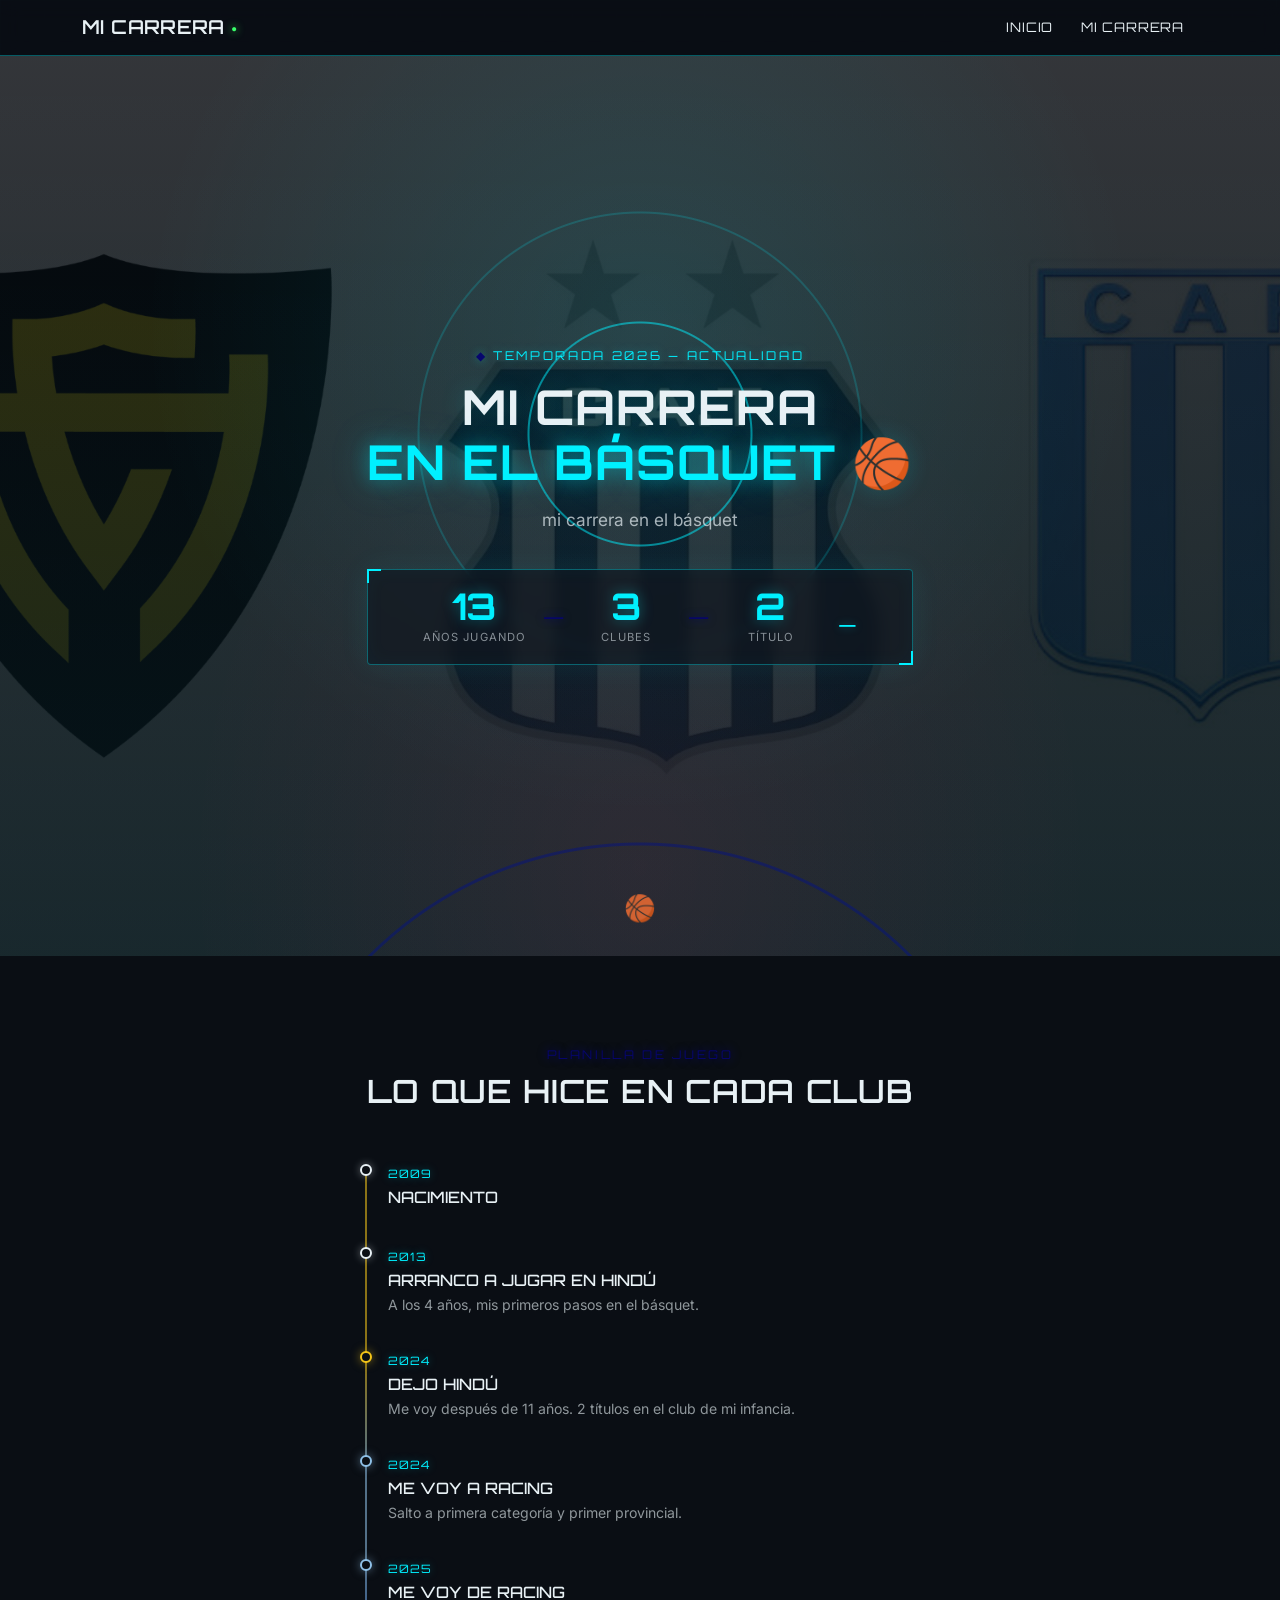
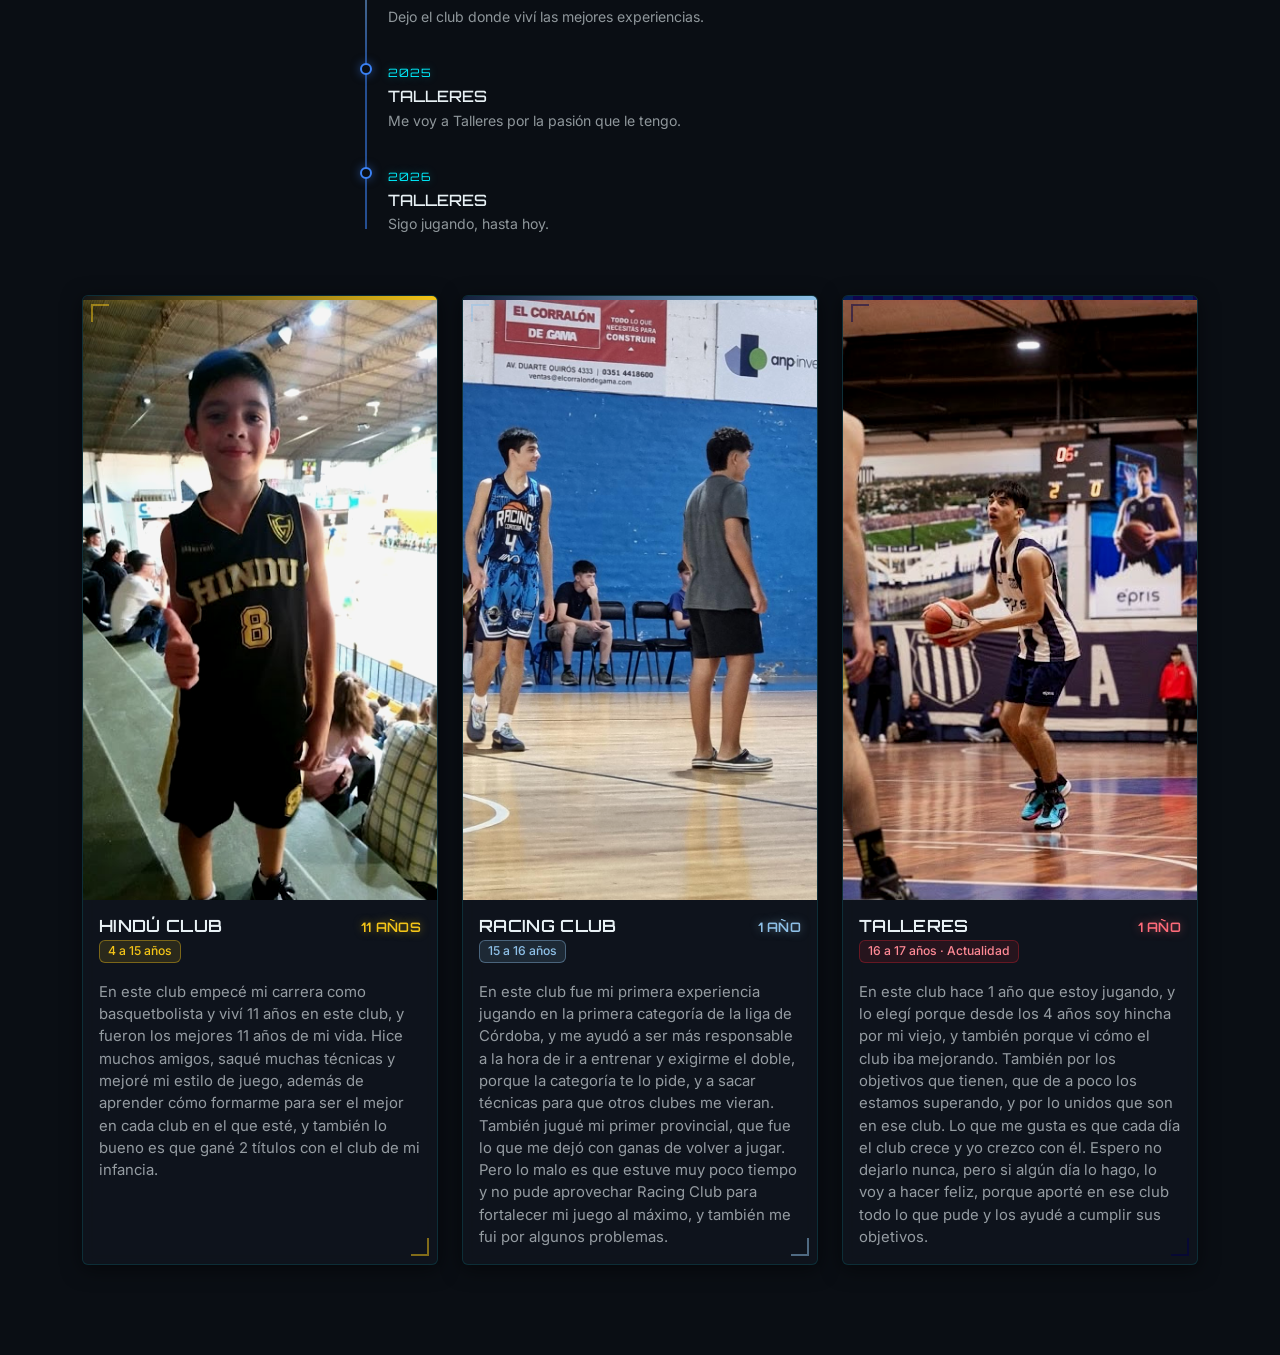
<file: boostrap.html>
<!DOCTYPE html>
<html lang="es">
<head>
  <meta charset="UTF-8">
  <meta name="viewport" content="width=device-width, initial-scale=1.0">
  <title>Mi carrera en el básquet</title>

  <!-- Bootstrap 5 (CDN) -->
  <link href="https://cdn.jsdelivr.net/npm/bootstrap@5.3.3/dist/css/bootstrap.min.css" rel="stylesheet">

  <!-- Tipografías: Orbitron (display HUD/futurista) + Inter (texto) -->
  <link rel="preconnect" href="https://fonts.googleapis.com">
  <link rel="preconnect" href="https://fonts.gstatic.com" crossorigin>
  <link href="https://fonts.googleapis.com/css2?family=Orbitron:wght@500;600;700;800&family=Inter:wght@400;500;600&display=swap" rel="stylesheet">

  <link rel="stylesheet" href="estilos.css">
</head>
<body>

  <!-- ===================== NAVBAR ===================== -->
  <nav class="navbar navbar-expand-lg sticky-top cancha-nav">
    <div class="container">
      <a class="navbar-brand" href="#inicio">Mi carrera <span class="brand-dot">●</span></a>

      <button class="navbar-toggler" type="button" data-bs-toggle="collapse" data-bs-target="#menuPrincipal">
        <span class="navbar-toggler-icon"></span>
      </button>

      <div class="collapse navbar-collapse" id="menuPrincipal">
        <ul class="navbar-nav ms-auto">
          <li class="nav-item">
            <a class="nav-link" href="index.html">Inicio</a>
          </li>
          <li class="nav-item">
            <a class="nav-link" href="#mi-carrera">Mi carrera</a>
          </li>
        </ul>
      </div>
    </div>
  </nav>

  <!-- ===================== INICIO (HERO) ===================== -->
  <header id="inicio" class="hero">
    <div class="court-lines" aria-hidden="true"></div>
    <div class="scanline" aria-hidden="true"></div>

    <div class="hero-content">
      <p class="hero-eyebrow reveal">TEMPORADA 2026 — ACTUALIDAD</p>
      <h1 class="reveal"><span class="glitch-in">Mi carrera<br><span class="hero-accent">en el básquet</span> 🏀</span></h1>
      <p class="hero-sub reveal">mi carrera en el básquet</p>

      <!-- Scoreboard / marcador con números animados -->
      <div class="scoreboard reveal">
        <div class="score-cell">
          <span class="score-num" data-target="13">0</span>
          <span class="score-label">años jugando</span>
        </div>
        <div class="score-divider">—</div>
        <div class="score-cell">
          <span class="score-num" data-target="3">0</span>
          <span class="score-label">clubes</span>
        </div>
        <div class="score-divider">—</div>
        <div class="score-cell">
          <span class="score-num" data-target="2">0</span>
          <span class="score-label">título</span>
        </div>
        <span class="terminal-cursor" aria-hidden="true">_</span>
      </div>
    </div>

    <a href="#mi-carrera" class="scroll-hint" aria-label="Bajar a la sección Mi carrera">
      <span class="ball-bounce">🏀</span>
    </a>
  </header>

  <!-- ===================== MI CARRERA ===================== -->
  <section id="mi-carrera">
    <div class="container">

      <div class="titulo-seccion reveal">
        <p class="seccion-eyebrow">PLANILLA DE JUEGO</p>
        <h2>Lo que hice en cada club</h2>
      </div>

      <!-- ===================== LÍNEA DE TIEMPO ===================== -->
      <div class="timeline reveal">

        <div class="timeline-item">
          <div class="timeline-dot timeline-dot-inicio"></div>
          <div class="timeline-content">
            <span class="timeline-year">2009</span>
            <h6 class="timeline-title">Nacimiento</h6>
            <p class="timeline-text"></p>
          </div>
        </div>

        <div class="timeline-item">
          <div class="timeline-dot timeline-dot-inicio"></div>
          <div class="timeline-content">
            <span class="timeline-year">2013</span>
            <h6 class="timeline-title">Arranco a jugar en Hindú</h6>
            <p class="timeline-text">A los 4 años, mis primeros pasos en el básquet.</p>
          </div>
        </div>

        <div class="timeline-item">
          <div class="timeline-dot timeline-dot-hindu"></div>
          <div class="timeline-content">
            <span class="timeline-year">2024</span>
            <h6 class="timeline-title">Dejo Hindú</h6>
            <p class="timeline-text">Me voy después de 11 años. 2 títulos en el club de mi infancia.</p>
          </div>
        </div>

        <div class="timeline-item">
          <div class="timeline-dot timeline-dot-racing"></div>
          <div class="timeline-content">
            <span class="timeline-year">2024</span>
            <h6 class="timeline-title">Me voy a Racing</h6>
            <p class="timeline-text">Salto a primera categoría y primer provincial.</p>
          </div>
        </div>

        <div class="timeline-item">
          <div class="timeline-dot timeline-dot-racing"></div>
          <div class="timeline-content">
            <span class="timeline-year">2025</span>
            <h6 class="timeline-title">Me voy de Racing</h6>
            <p class="timeline-text">Dejo el club donde viví las mejores experiencias.</p>
          </div>
        </div>

        <div class="timeline-item">
          <div class="timeline-dot timeline-dot-talleres"></div>
          <div class="timeline-content">
            <span class="timeline-year">2025</span>
            <h6 class="timeline-title">Talleres</h6>
            <p class="timeline-text">Me voy a Talleres por la pasión que le tengo.</p>
          </div>
        </div>

        <div class="timeline-item">
          <div class="timeline-dot timeline-dot-talleres"></div>
          <div class="timeline-content">
            <span class="timeline-year">2026</span>
            <h6 class="timeline-title">Talleres</h6>
            <p class="timeline-text">Sigo jugando, hasta hoy.</p>
          </div>
        </div>

      </div>

      <div class="row g-4">

        <!-- ===================== CLUB 1: HINDÚ CLUB (4 a 15 años) ===================== -->
        <div class="col-md-4">
          <div class="card card-club club-hindu h-100 reveal">

            <div class="club-stripe stripe-hindu"></div>

            <div id="carouselHindu" class="carousel slide">
              <div class="carousel-inner">
                <div class="carousel-item active">
                  <img src="img/hindu.jpeg" alt="Foto 1 - Hindú Club">
                </div>
                <div class="carousel-item">
                  <img src="img/hindu_2.jpeg" alt="Foto 2 - Hindú Club">
                </div>
                <div class="carousel-item">
                  <img src="img/hindu_3.jpeg" alt="Foto 3 - Hindú Club">
                </div>
              </div>
              <button class="carousel-control-prev" type="button" data-bs-target="#carouselHindu" data-bs-slide="prev">
                <span class="carousel-control-prev-icon"></span>
              </button>
              <button class="carousel-control-next" type="button" data-bs-target="#carouselHindu" data-bs-slide="next">
                <span class="carousel-control-next-icon"></span>
              </button>
            </div>

            <div class="card-body">
              <div class="card-top-row">
                <h5 class="card-title">Hindú Club</h5>
                <span class="years-tag">11 AÑOS</span>
              </div>
              <span class="badge bg-club mb-2">4 a 15 años</span>
              <p class="card-text">
                En este club empecé mi carrera como basquetbolista y viví 11 años en este club,
                y fueron los mejores 11 años de mi vida. Hice muchos amigos, saqué muchas técnicas
                y mejoré mi estilo de juego, además de aprender cómo formarme para ser el mejor en cada club en el que esté,
                y también lo bueno es que gané 2 títulos con el club de mi infancia.
              </p>
            </div>
          </div>
        </div>

        <!-- ===================== CLUB 2: RACING CLUB (15 a 16 años) ===================== -->
        <div class="col-md-4">
          <div class="card card-club club-racing h-100 reveal">

            <div class="club-stripe stripe-racing"></div>

            <div id="carouselRacing" class="carousel slide">
              <div class="carousel-inner">
                <div class="carousel-item active">
                  <img src="img/racing.jpeg" alt="Foto 1 - Racing Club">
                </div>
                <div class="carousel-item">
                  <img src="img/racing_2.jpeg" alt="Foto 2 - Racing Club">
                </div>
                <div class="carousel-item">
                  <img src="img/racing_3.jpeg" alt="Foto 3 - Racing Club">
                </div>
              </div>
              <button class="carousel-control-prev" type="button" data-bs-target="#carouselRacing" data-bs-slide="prev">
                <span class="carousel-control-prev-icon"></span>
              </button>
              <button class="carousel-control-next" type="button" data-bs-target="#carouselRacing" data-bs-slide="next">
                <span class="carousel-control-next-icon"></span>
              </button>
            </div>

            <div class="card-body">
              <div class="card-top-row">
                <h5 class="card-title">Racing Club</h5>
                <span class="years-tag">1 AÑO</span>
              </div>
              <span class="badge bg-club mb-2">15 a 16 años</span>
              <p class="card-text">
                En este club fue mi primera experiencia jugando en la primera categoría
                de la liga de Córdoba, y me ayudó a ser más responsable a la hora de ir a entrenar
                y exigirme el doble, porque la categoría te lo pide, y a sacar técnicas para
                que otros clubes me vieran. También jugué mi primer provincial, que fue lo
                que me dejó con ganas de volver a jugar. Pero lo malo es que estuve muy poco tiempo
                y no pude aprovechar Racing Club para fortalecer mi juego al máximo, y también
                me fui por algunos problemas.
              </p>
            </div>
          </div>
        </div>

        <!-- ===================== CLUB 3: TALLERES (16 a 17 años, actualidad) ===================== -->
        <div class="col-md-4">
          <div class="card card-club club-talleres h-100 reveal">

            <div class="club-stripe stripe-talleres"></div>

            <div id="carouselTalleres" class="carousel slide">
              <div class="carousel-inner">
                <div class="carousel-item active">
                  <img src="img/talleres.jpeg" alt="Foto 1 - Talleres">
                </div>
                <div class="carousel-item">
                  <img src="img/talleres_2.jpeg" alt="Foto 2 - Talleres">
                </div>
                <div class="carousel-item">
                  <img src="img/talleres_3.jpeg" alt="Foto 3 - Talleres">
                </div>
              </div>
              <button class="carousel-control-prev" type="button" data-bs-target="#carouselTalleres" data-bs-slide="prev">
                <span class="carousel-control-prev-icon"></span>
              </button>
              <button class="carousel-control-next" type="button" data-bs-target="#carouselTalleres" data-bs-slide="next">
                <span class="carousel-control-next-icon"></span>
              </button>
            </div>

            <div class="card-body">
              <div class="card-top-row">
                <h5 class="card-title">Talleres</h5>
                <span class="years-tag">1 AÑO</span>
              </div>
              <span class="badge bg-club mb-2">16 a 17 años · Actualidad</span>
              <p class="card-text">
                En este club hace 1 año que estoy jugando, y lo elegí porque desde los 4 años soy hincha
                por mi viejo, y también porque vi cómo el club iba mejorando. También por los objetivos que tienen,
                que de a poco los estamos superando, y por lo unidos que son en ese club. Lo que me gusta
                es que cada día el club crece y yo crezco con él. Espero no dejarlo nunca, pero si algún día lo hago,
                lo voy a hacer feliz, porque aporté en ese club todo lo que pude y los ayudé a cumplir sus objetivos.
              </p>
            </div>
          </div>
        </div>

      </div>
    </div>
  </section>


  <!-- Bootstrap JS (necesario para que funcionen la navbar y los carruseles) -->
  <script src="https://cdn.jsdelivr.net/npm/bootstrap@5.3.3/dist/js/bootstrap.bundle.min.js"></script>
  <script src="script_boostrap.js"></script>
</body>
</html>
</file>
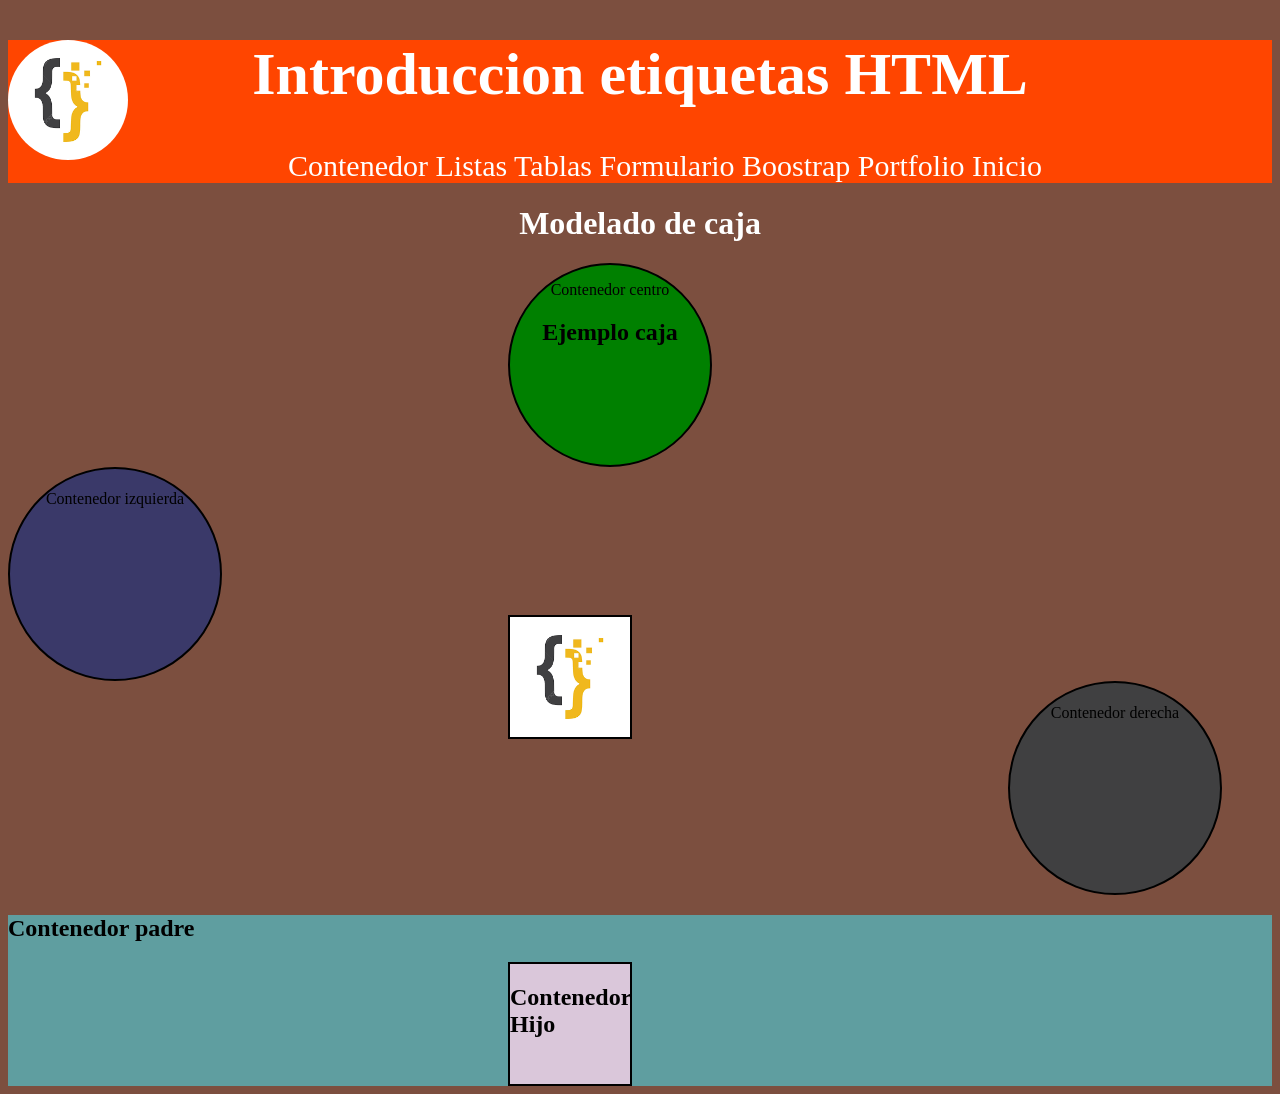
<file: contenedor.html>
<!DOCTYPE html>
<html lang="en">
<head>
    <meta charset="UTF-8">
    <meta name="viewport" content="width=device-width, initial-scale=1.0">
    <title>Contenedor</title>
    
    <style>
        .c1{
            background-color: green;
            width: 200px;
            height: 200px;
            border: 2px solid black;
            margin-left: 500px;
            text-align: center;
            border-radius: 50%;
        }

             .c2{
            background-color: rgb(58, 57, 105);
            width: 200px;
            height: 200px;
            border: 2px solid black;
            text-align: center;
            border-radius: 50%;
            padding: 5px;
            }

            .c3{
                
            background-color: rgb(64, 64, 65);
            width: 200px;
            height: 200px;
            border: 2px solid black;
            text-align: center;
            border-radius: 50%;
            padding: 5px;
            margin-left: 1000px;
            }

            .contpadre{
                background-color: cadetblue;
                position: relative;
            }

            .hijo1{
                background-color: violet;
                width: 120px;
                height: 120px;
                border: 2px solid black;
                position: absolute;
                top:-300px;
                left:500px;
            }

            .hijo2{
                background-color: rgb(218, 199, 218);
                width: 120px;
                height: 120px;
                border: 2px solid black;
                margin-left: 500px;
                
            }

            img{
                width: 120px;
                height: 120px;
            }

            header{
                background-color: orangered;
                position: relative;
                font-size: 30px;
            }

            h1{
                color: white;
                text-align: center;
            }

            header img{
                border-radius: 50%;
                position: absolute;
            }

            nav a {
                text-decoration: none;
                color: white;
            }
            nav{
                margin-left: 280px;
            }
            body{
                background-color: rgb(124, 79, 63);
            }
    </style>
</head>
<body>
    <header>
        <img src="./img/images.png" alt="">
        <h1>Introduccion etiquetas HTML</h1>
        <nav>
            <a href="contenedor.html">Contenedor</a>
            <a href="lista.html">Listas</a>
            <a href="tabla.html">Tablas</a>
            <a href="formulario.html">Formulario</a>
            <a href="boostrap.html">Boostrap</a>
            <a href="portafolio.html">Portfolio</a>
            <a href="index.html">Inicio</a>
        </nav>
    </header>
    <h1>Modelado de caja</h1>

    <div class="c1">
        <p>Contenedor centro</p>
        <h2>Ejemplo caja</h2>
    </div>
    <div class="c2">
        <p>Contenedor izquierda</p>
    </div>
    <div class="c3">
        <p>Contenedor derecha</p>
    </div>
    <div class="contpadre">
        <h2>Contenedor padre</h2>
        <div class="hijo1">
            <img src="./img/images.png" alt="">
        </div>
        <div class="hijo2">
            <h2>Contenedor Hijo </h2>
        </div>
    </div>
</body>
</html>
</file>
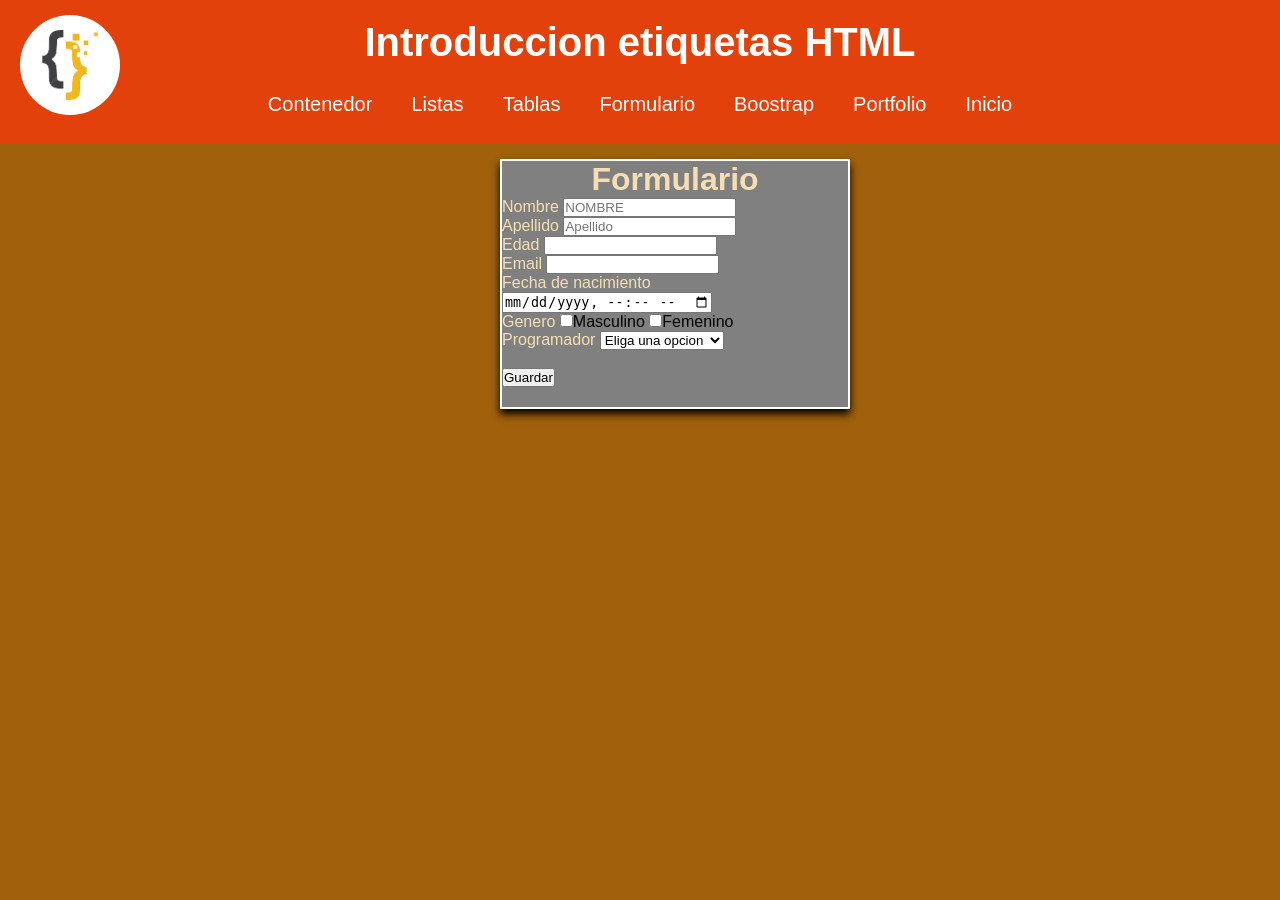
<file: formulario.html>
<!DOCTYPE html>
<html lang="en">
<head>
    <meta charset="UTF-8">
    <meta name="viewport" content="width=device-width, initial-scale=1.0">
    <title>Formulario</title>
    <link rel="stylesheet" href="style.css">
    <style>
        form{
            background-color: gray;
            margin-left: 500px;
            width: 350px;
            height: 250px;
            margin-top: 15px;
            border: 2px solid white;
            box-shadow: 0 5px 8px black;
        }

        form h1{
            color: wheat;
            text-align: center;
            font-family:Verdana, Geneva, Tahoma, sans-serif;
        }

        form label{
            color:wheat;
        }

        form button{
            background-color: orangered;
            color: white;
            font-size: 20px;
            margin-left: 100px;
            padding: 5px;
        }
    .mensaje{
        color: rgb(39, 38, 38);
        margin-left: 450px;
        
        
    }
    </style>
</head>
<body>
    <header>
        <img src="./img/images.png" alt="">
        <h1>Introduccion etiquetas HTML</h1>
        <nav>
            <a href="contenedor.html">Contenedor</a>
            <a href="lista.html">Listas</a>
            <a href="tabla.html">Tablas</a>
            <a href="formulario.html">Formulario</a>
            <a href="boostrap.html">Boostrap</a>
            <a href="portafolio.html">Portfolio</a>
            <a href="index.html">Inicio</a>
        </nav>
    </header>
    
    <form>
        <h1>Formulario </h1>
        <label for="">Nombre</label>
        <input type="text" id="nombre" placeholder="NOMBRE"><br>
        <label for="">Apellido</label>
        <input type="text" id="apellido" placeholder="Apellido"><br>
        <label for="">Edad</label>
        <input type="text" id="edad"><br>
        <label for="">Email</label>
        <input type="email" name="" id="email"><br>
        <label for="">Fecha de nacimiento</label>
        <input type="datetime-local" name="" id="fecha"><br>
        <label for="">Genero</label>
        <input type="checkbox" name="" id="hombre">Masculino
        <input type="checkbox" name="" id="mujer">Femenino
        <br>
        <label for="">Programador</label>
        <select name="" id="opcion">
            <option value="">Eliga una opcion</option>
            <option value="Des Frontend">Des FRONTEND</option>
            <option value="Des backend">Des BACKEND</option>
            <option value="LIDER">Lider de equipo</option>
            <option value="SENIOR PYTHON">Senior PYTHON</option>
        </select><br><br>
        <input type="button" value="Guardar" onclick="guardar()">
        
    </form>
    <br><br>
    
    <section class="mensaje" id="mensaje">

    </section>

</body>
</html>

<script>
function guardar(){
    let nombre= document.getElementById("nombre").value;
    let apellido= document.getElementById("apellido").value;
    let edad= document.getElementById("edad").value;
    let email= document.getElementById("email").value;
    let fecha= document.getElementById("fecha").value;
    let opcion= document.getElementById("opcion").value;
    document.getElementById("mensaje").innerHTML = 
    "Bienvenido"+ nombre + apellido + "<br/> " + edad + "<br/>" + email 
    + "<br/>" + fecha + "<br/>" + opcion;
   
}
</script>
</file>
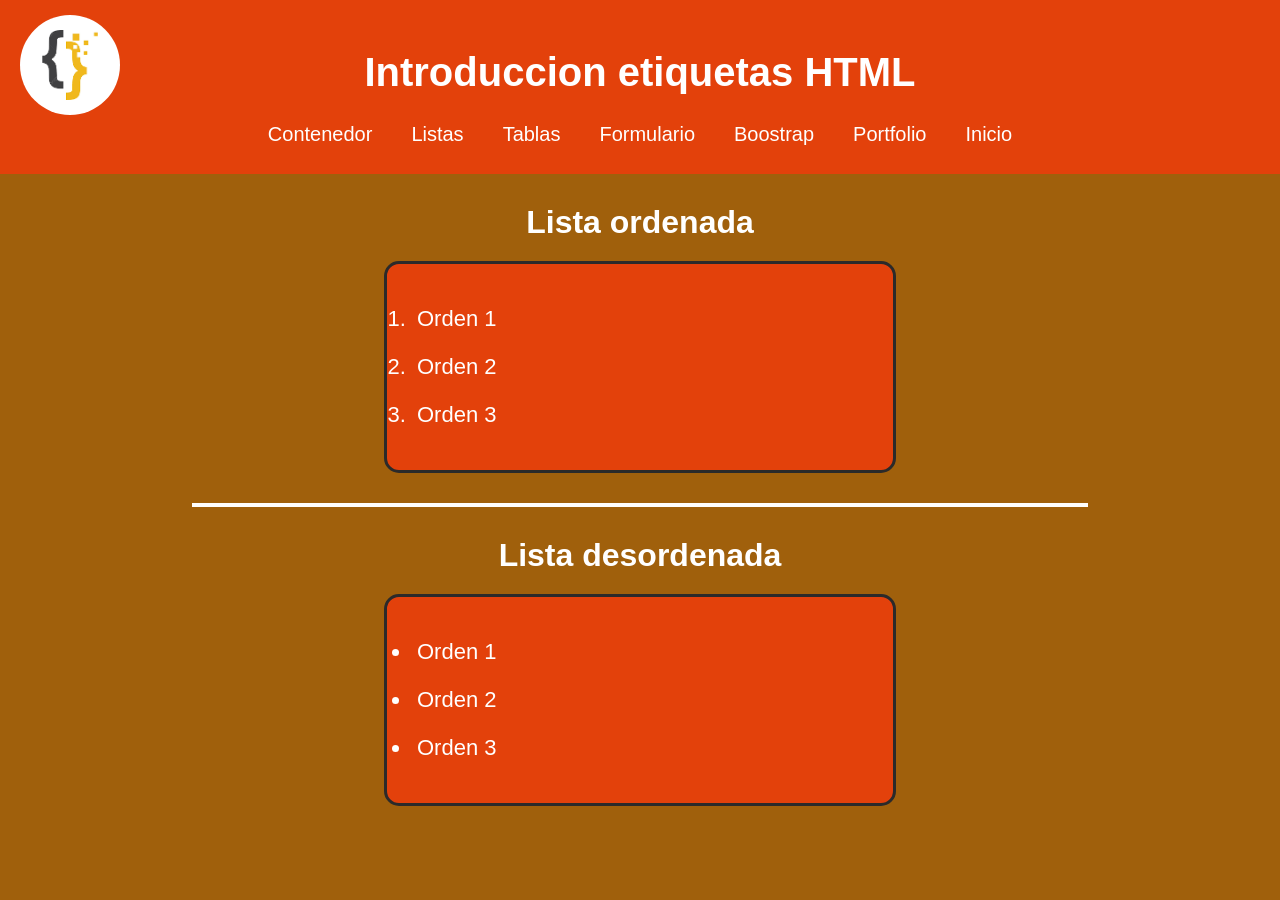
<file: lista.html>
<!DOCTYPE html>
<html lang="en">
<head>
    <meta charset="UTF-8">
    <meta name="viewport" content="width=device-width, initial-scale=1.0">
    <title>Listas</title>

    <style>

        /* RESET */
        *{
            margin: 0;
            padding: 0;
            box-sizing: border-box;
        }

        /* BODY */
        body{
            background-color: rgb(160, 96, 12);
            font-family: Arial, Helvetica, sans-serif;
        }

        /* HEADER */
        header{
            background-color: rgb(227, 65, 11);
            padding: 20px;
            position: relative;
        }

        header h1{
            text-align: center;
            color: white;
            font-size: 40px;
            margin-bottom: 20px;
        }

        /* IMAGEN */
        header img{
            width: 100px;
            height: 100px;
            border-radius: 50%;
            position: absolute;
            left: 20px;
            top: 15px;
        }

        /* NAV */
        nav{
            display: flex;
            justify-content: center;
            flex-wrap: wrap;
            gap: 15px;
            margin-top: 10px;
        }

        nav a{
            text-decoration: none;
            color: white;
            padding: 8px 12px;
            transition: 0.3s;
            font-size: 20px;
        }

        nav a:hover{
            color: black;
        }

        /* TITULOS */
        body h1{
            color: white;
            text-align: center;
            margin-top: 30px;
        }

        /* LISTAS */
        ol,
        ul{
            background-color: rgb(227, 65, 11);
            width: 40%;
            margin: 20px auto;
            padding: 25px;
            border-radius: 15px;
            border: 3px solid rgb(43, 42, 42);
            color: white;
            font-size: 22px;
        }

        /* ITEMS */
        li{
            margin: 12px 0;
            padding: 5px;
        }

        /* LINEA */
        hr{
            border: 2px solid white;
            width: 70%;
            margin: 30px auto;
        }

        /* ---------------- RESPONSIVE ---------------- */

        /* TABLET */
        @media (max-width: 900px){

            header img{
                position: static;
                display: block;
                margin: auto;
            }

            header h1{
                font-size: 32px;
                margin-top: 15px;
            }

            nav{
                margin-top: 20px;
            }

            ol,
            ul{
                width: 70%;
                font-size: 20px;
            }
        }

        /* CELULAR */
        @media (max-width: 600px){

            header{
                text-align: center;
            }

            header h1{
                font-size: 26px;
            }

            nav{
                flex-direction: column;
                align-items: center;
                gap: 10px;
            }

            nav a{
                font-size: 18px;
            }

            ol,
            ul{
                width: 90%;
                font-size: 18px;
                padding: 20px;
            }

            body h1{
                font-size: 28px;
            }

            hr{
                width: 90%;
            }
        }

    </style>
</head>

<body>

    <header>
        <img src="./img/images.png" alt="">

        <h1>Introduccion etiquetas HTML</h1>

        <nav>
            <a href="contenedor.html">Contenedor</a>
            <a href="lista.html">Listas</a>
            <a href="tabla.html">Tablas</a>
            <a href="formulario.html">Formulario</a>
            <a href="boostrap.html">Boostrap</a>
            <a href="portafolio.html">Portfolio</a>
            <a href="index.html">Inicio</a>
        </nav>
    </header>

    <h1>Lista ordenada</h1>

    <ol>
        <li>Orden 1</li>
        <li>Orden 2</li>
        <li>Orden 3</li>
    </ol>

    <hr>

    <h1>Lista desordenada</h1>

    <ul>
        <li>Orden 1</li>
        <li>Orden 2</li>
        <li>Orden 3</li>
    </ul>

</body>
</html>
</file>
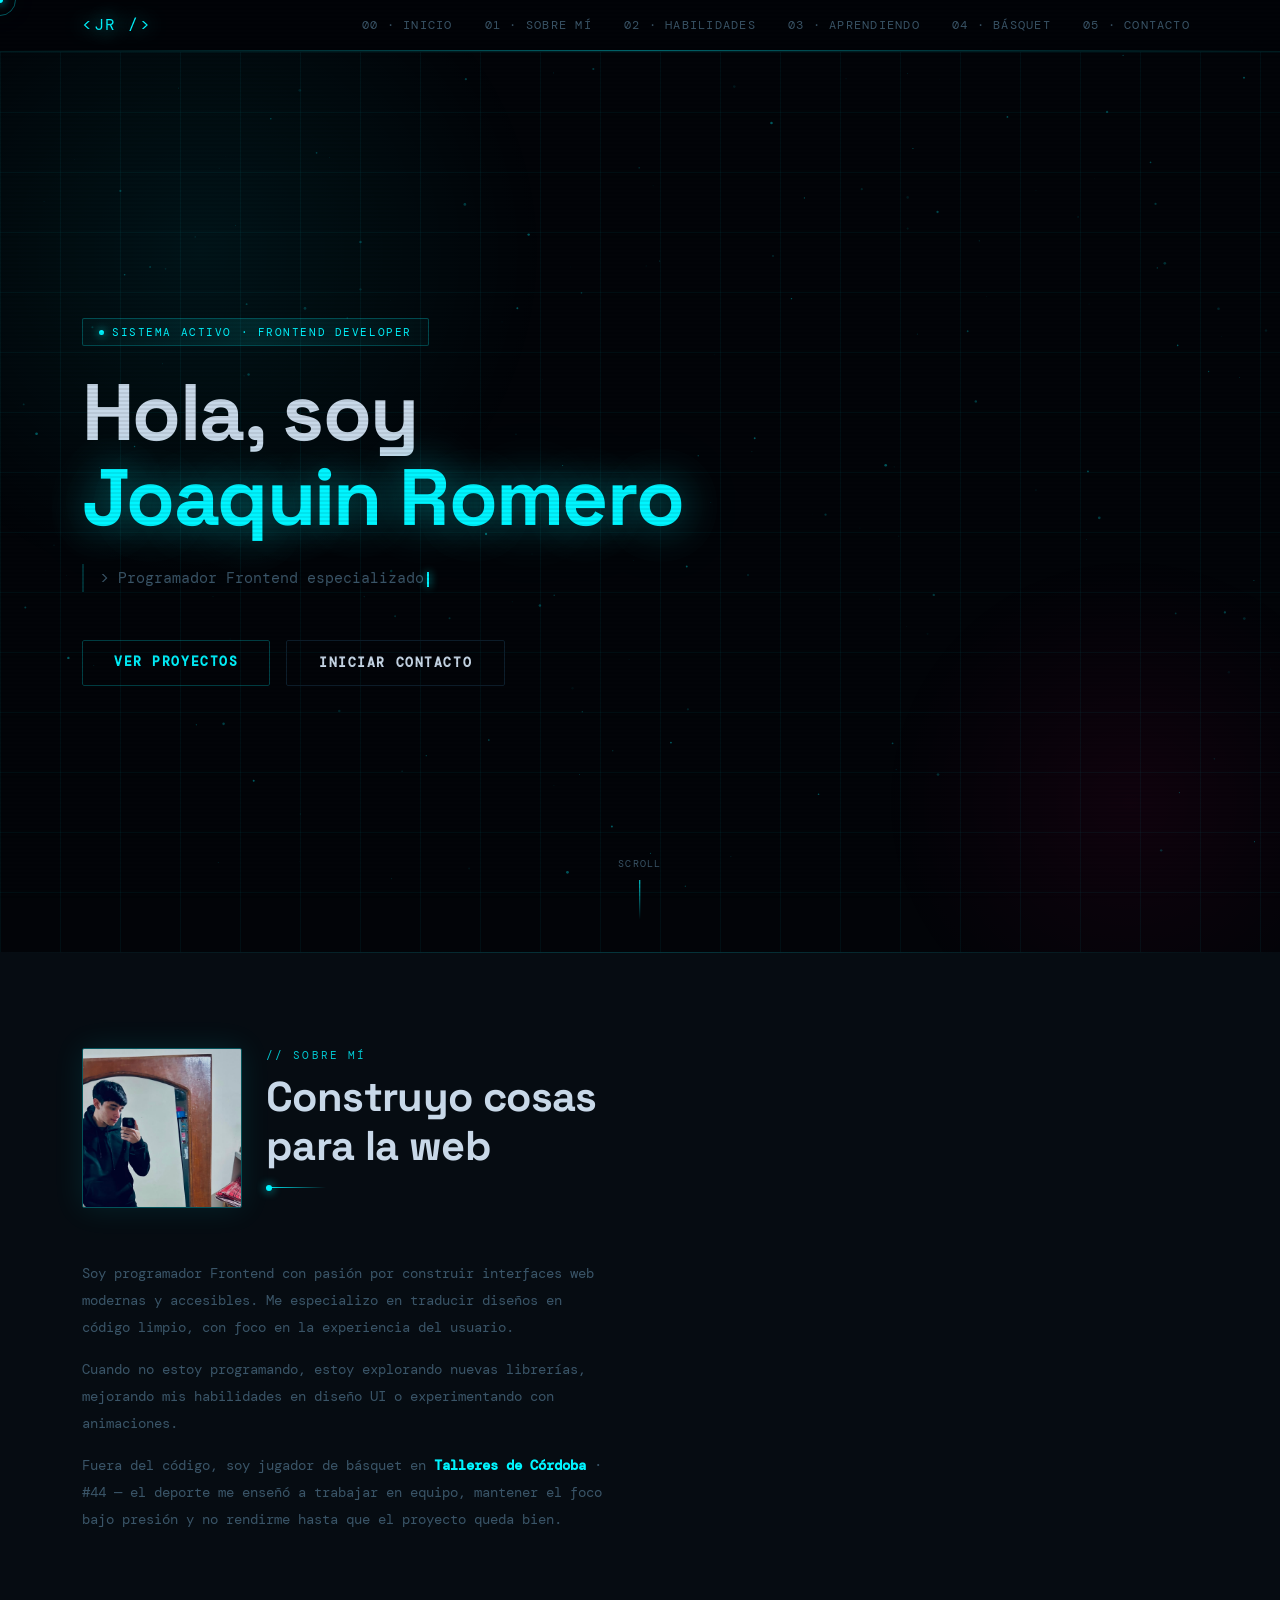
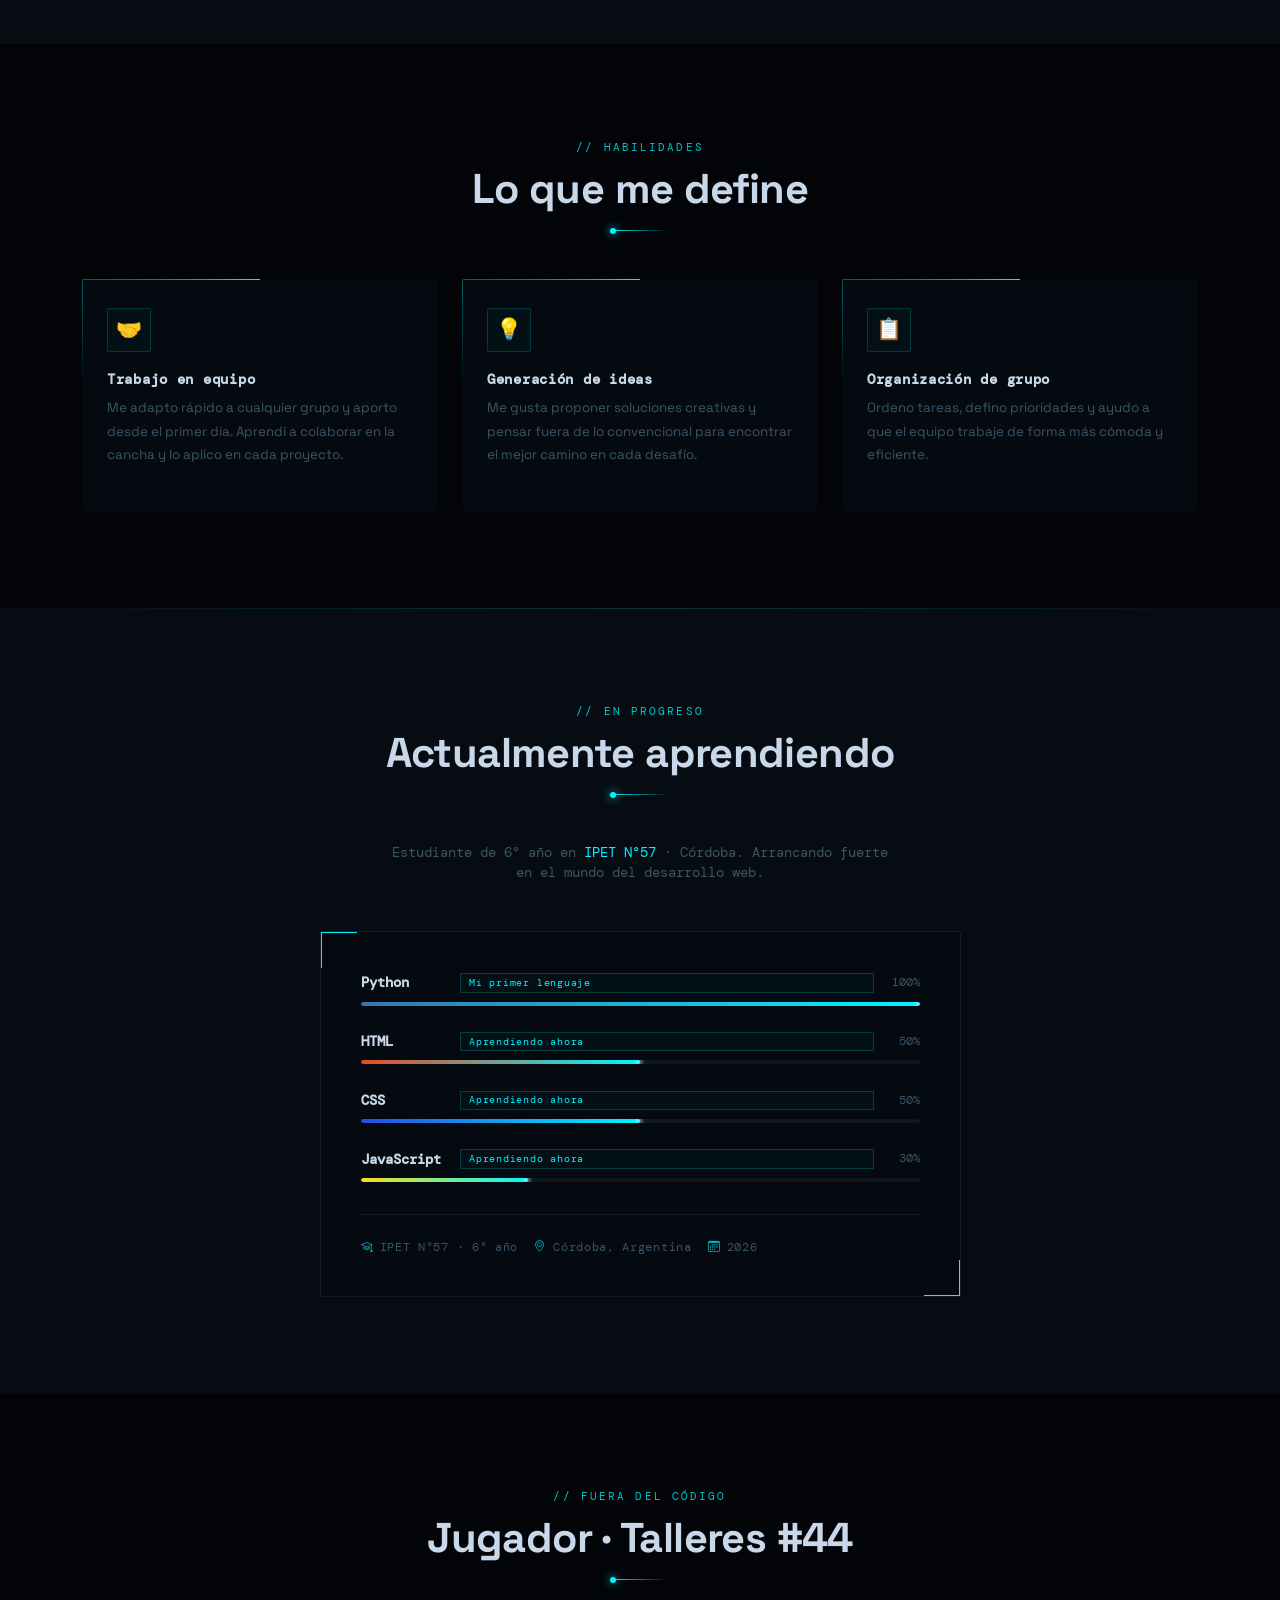
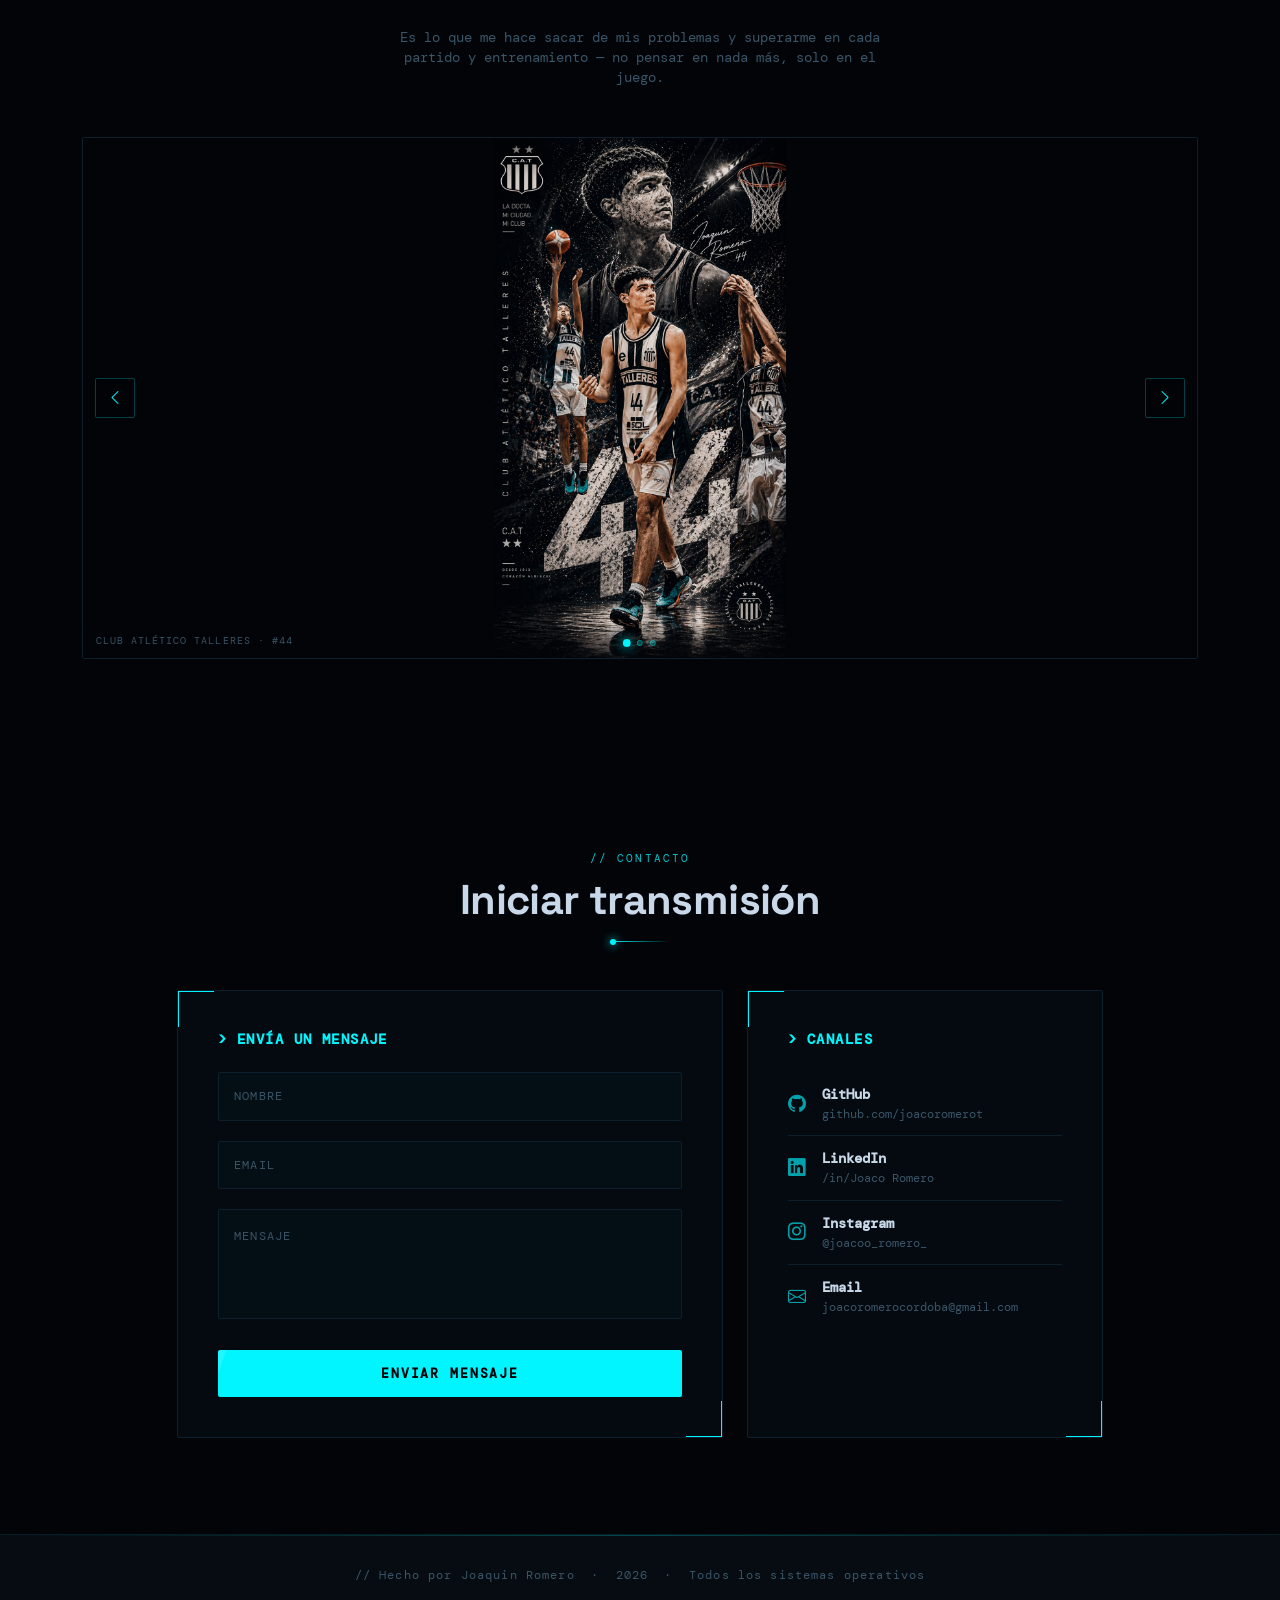
<file: portafolio.html>
<!DOCTYPE html>
<html lang="es">
<head>
  <meta charset="UTF-8" />
  <meta name="viewport" content="width=device-width, initial-scale=1.0"/>
  <title>Joaquin Romero – Frontend Developer</title>
  <link href="https://cdn.jsdelivr.net/npm/bootstrap@5.3.3/dist/css/bootstrap.min.css" rel="stylesheet"/>
  <link href="https://fonts.googleapis.com/css2?family=Space+Grotesk:wght@300;400;600;700&family=DM+Mono:wght@400;500&display=swap" rel="stylesheet"/>
  <link href="https://cdn.jsdelivr.net/npm/bootstrap-icons@1.11.3/font/bootstrap-icons.min.css" rel="stylesheet"/>
  <link rel="stylesheet" href="styles_portafolio.css"/>
  <style>
    /* ── FOTO PERFIL ── */
    .profile-photo {
      width: 160px; height: 160px;
      border-radius: 2px;
      border: 1px solid rgba(0,245,255,.3);
      overflow: hidden;
      box-shadow: 0 0 30px rgba(0,245,255,.1);
      flex-shrink: 0;
    }
    .profile-photo img { width:100%; height:100%; object-fit:cover; object-position: top center; }

    /* ── SECCIÓN BÁSQUET ── */
/* ── CARRUSEL BÁSQUET ── */
.basquet-carousel {
  position: relative;
  overflow: hidden;
  border: 1px solid var(--border);
  border-radius: 2px;
  margin: 0 auto;
}
.carousel-track {
  display: flex;
  transition: transform .5s cubic-bezier(.23,1,.32,1);
}
.carousel-slide {
  min-width: 100%;
  position: relative;
  overflow: hidden;
}
.carousel-slide img {
  width: 100%;
  height: auto;
  max-height: 520px;
  object-fit: contain;
  display: block;
  transition: transform .5s ease;
}
.basquet-carousel:hover .carousel-slide img { transform: scale(1.03); }
.carousel-slide .img-label {
  position: absolute; bottom: 0; left: 0; right: 0;
  background: linear-gradient(transparent, rgba(2,4,8,.88));
  color: var(--muted);
  font-family: 'DM Mono', monospace;
  font-size: .65rem; letter-spacing: .1em; text-transform: uppercase;
  padding: .6rem .8rem;
}

.carousel-btn {
  position: absolute; top: 50%; transform: translateY(-50%);
  width: 40px; height: 40px;
  background: rgba(2,4,8,.7);
  border: 1px solid rgba(0,245,255,.25);
  border-radius: 2px;
  color: var(--accent);
  font-size: 1rem;
  display: flex; align-items: center; justify-content: center;
  cursor: pointer;
  transition: background .2s, border-color .2s, box-shadow .2s;
  z-index: 5;
  backdrop-filter: blur(6px);
}
.carousel-btn:hover {
  background: rgba(0,245,255,.1);
  border-color: rgba(0,245,255,.6);
  box-shadow: 0 0 16px rgba(0,245,255,.2);
}
.carousel-btn.prev { left: .75rem; }
.carousel-btn.next { right: .75rem; }

.carousel-dots {
  position: absolute; bottom: .75rem; left: 50%; transform: translateX(-50%);
  display: flex; gap: .45rem; z-index: 5;
}
.cdot {
  width: 6px; height: 6px; border-radius: 50%;
  background: rgba(0,245,255,.25);
  border: 1px solid rgba(0,245,255,.3);
  cursor: pointer;
  transition: background .25s, transform .25s, box-shadow .25s;
}
.cdot.active {
  background: var(--accent);
  transform: scale(1.3);
  box-shadow: 0 0 8px var(--accent);
}

    /* ══════════════════════════════════════════
       BOTÓN PRIMARIO — borde animado neón
       Inspirado en uiverse.io
    ══════════════════════════════════════════ */
    .btn-primary-custom {
      position: relative;
      display: inline-block;
      padding: .75rem 2rem;
      font-family: 'DM Mono', monospace;
      font-size: .82rem;
      font-weight: 600;
      letter-spacing: .12em;
      text-transform: uppercase;
      color: var(--accent);
      text-decoration: none;
      background: transparent;
      border: none;
      cursor: pointer;
      overflow: hidden;
      transition: color .3s;
    }
    .btn-primary-custom::before,
    .btn-primary-custom::after {
      content: '';
      position: absolute;
      inset: 0;
      border-radius: 2px;
      border: 1px solid transparent;
      transition: all .4s ease;
    }
    /* Borde con animación de sweep */
    .btn-primary-custom::before {
      border-color: var(--accent);
      clip-path: inset(0 100% 0 0);
      transition: clip-path .35s ease;
    }
    .btn-primary-custom::after {
      border-color: rgba(0,245,255,.25);
    }
    .btn-primary-custom:hover::before {
      clip-path: inset(0 0% 0 0);
    }
    .btn-primary-custom:hover {
      color: var(--bg);
    }
    /* Fondo fill animado */
    .btn-primary-custom .btn-fill {
      position: absolute;
      inset: 0;
      background: var(--accent);
      transform: scaleX(0);
      transform-origin: left;
      transition: transform .35s ease;
      z-index: -1;
      border-radius: 2px;
    }
    .btn-primary-custom:hover .btn-fill {
      transform: scaleX(1);
    }
    .btn-primary-custom span { position: relative; z-index: 1; }
    /* Glow al hacer hover */
    .btn-primary-custom:hover {
      box-shadow: 0 0 25px rgba(0,245,255,.4), 0 0 60px rgba(0,245,255,.15);
    }

    /* ══════════════════════════════════════════
       BOTÓN SECUNDARIO — glitch/outline
       Inspirado en uiverse.io
    ══════════════════════════════════════════ */
    .btn-outline-custom {
      position: relative;
      display: inline-block;
      padding: .75rem 2rem;
      font-family: 'DM Mono', monospace;
      font-size: .82rem;
      font-weight: 600;
      letter-spacing: .12em;
      text-transform: uppercase;
      color: var(--text);
      text-decoration: none;
      background: transparent;
      border: 1px solid var(--border);
      border-radius: 2px;
      cursor: pointer;
      overflow: hidden;
      transition: color .25s, border-color .25s, transform .15s;
    }
    .btn-outline-custom::before {
      content: '';
      position: absolute;
      top: 0; left: -100%; width: 100%; height: 100%;
      background: linear-gradient(90deg, transparent, rgba(0,245,255,.08), transparent);
      transition: left .4s ease;
    }
    .btn-outline-custom:hover::before { left: 100%; }
    .btn-outline-custom:hover {
      border-color: rgba(0,245,255,.4);
      color: var(--accent);
      transform: translateY(-2px);
    }

    /* ══════════════════════════════════════════
       BOTÓN ENVIAR — pulse ring (uiverse style)
    ══════════════════════════════════════════ */
    .btn-send-custom {
      position: relative;
      width: 100%;
      padding: .85rem 2rem;
      font-family: 'DM Mono', monospace;
      font-size: .82rem;
      font-weight: 600;
      letter-spacing: .14em;
      text-transform: uppercase;
      color: var(--bg);
      background: var(--accent);
      border: none;
      border-radius: 2px;
      cursor: pointer;
      overflow: hidden;
      transition: background .3s, box-shadow .3s, transform .15s;
    }
    .btn-send-custom::before {
      content: '';
      position: absolute;
      inset: 0;
      background: rgba(255,255,255,.12);
      transform: translateX(-100%) skewX(-20deg);
      transition: transform .4s ease;
    }
    .btn-send-custom:hover::before { transform: translateX(200%) skewX(-20deg); }
    .btn-send-custom:hover {
      background: #00dde8;
      box-shadow: 0 0 30px rgba(0,245,255,.5), 0 0 60px rgba(0,245,255,.2);
      transform: translateY(-2px);
    }
    .btn-send-custom:active { transform: scale(.97); }
  </style>
</head>
<body>

<canvas id="starsCanvas"></canvas>
<div class="cursor-dot" id="cursorDot"></div>
<div class="cursor-ring" id="cursorRing"></div>

<!-- NAVBAR -->
<nav class="navbar navbar-expand-lg fixed-top">
  <div class="container">
    <a class="navbar-brand" href="#">&lt;JR /&gt;</a>
    <button class="navbar-toggler border-0" type="button" data-bs-toggle="collapse" data-bs-target="#navMenu" style="color:var(--muted)">
      <i class="bi bi-list fs-4"></i>
    </button>
    <div class="collapse navbar-collapse" id="navMenu">
      <ul class="navbar-nav ms-auto gap-lg-3">
        <li class="nav-item"><a class="nav-link" href="index.html">00 · Inicio</a></li>
        <li class="nav-item"><a class="nav-link" href="#about">01 · Sobre mí</a></li>
        <li class="nav-item"><a class="nav-link" href="#skills">02 · Habilidades</a></li>
        <li class="nav-item"><a class="nav-link" href="#learning">03 · Aprendiendo</a></li>
        <li class="nav-item"><a class="nav-link" href="#basquet">04 · Básquet</a></li>
        <li class="nav-item"><a class="nav-link" href="#contact">05 · Contacto</a></li>
      </ul>
    </div>
  </div>
</nav>

<!-- HERO -->
<section id="hero">
  <div class="hero-grid"></div>
  <div class="hero-glow"></div>
  <div class="hero-glow2"></div>
  <div class="container" style="position:relative;z-index:2">
    <div class="row align-items-center">
      <div class="col-lg-9 hero-content">
        <div class="hero-badge">
          <span class="badge-dot"></span>
          Sistema activo · Frontend Developer
        </div>
        <h1 class="hero-title mb-4">
          Hola, soy<br>
          <span class="highlight">Joaquin Romero</span>
        </h1>
        <p class="hero-sub mb-5" id="typewriterEl" aria-label="Programador Frontend especializado en interfaces modernas, rápidas y con atención al detalle."></p>
        <div class="d-flex flex-wrap gap-3">
          <a href="#projects" class="btn-primary-custom magnetic-btn">
            <div class="btn-fill"></div>
            <span>Ver proyectos</span>
          </a>
          <a href="#contact" class="btn-outline-custom magnetic-btn">Iniciar contacto</a>
        </div>
      </div>
    </div>
  </div>
  <div class="scroll-hint">
    <span>scroll</span>
    <div class="scroll-line"></div>
  </div>
</section>

<!-- ABOUT -->
<section id="about">
  <div class="container">
    <div class="row align-items-center g-5">
      <div class="col-lg-6 reveal">
        <div class="d-flex gap-4 align-items-start mb-4">
          <div class="profile-photo">
            <img src="img/yo.jpeg" alt="Joaquin Romero"/>
          </div>
          <div>
            <div class="section-label">Sobre mí</div>
            <h2 class="section-title">Construyo cosas para la web</h2>
            <div class="section-divider"></div>
          </div>
        </div>
        <p style="color:var(--muted); line-height:1.85; margin-bottom:1rem; font-family:'DM Mono',monospace; font-size:.9rem;">
          Soy programador Frontend con pasión por construir interfaces web modernas y accesibles. Me especializo en traducir diseños en código limpio, con foco en la experiencia del usuario.
        </p>
        <p style="color:var(--muted); line-height:1.85; margin-bottom:1rem; font-family:'DM Mono',monospace; font-size:.9rem;">
          Cuando no estoy programando, estoy explorando nuevas librerías, mejorando mis habilidades en diseño UI o experimentando con animaciones.
        </p>
        <p style="color:var(--muted); line-height:1.85; font-family:'DM Mono',monospace; font-size:.9rem;">
          Fuera del código, soy jugador de básquet en <span style="color:var(--accent); font-weight:600;">Talleres de Córdoba</span> · #44 — el deporte me enseñó a trabajar en equipo, mantener el foco bajo presión y no rendirme hasta que el proyecto queda bien.
        </p>
      </div>
</section>

<!-- SKILLS -->
<section id="skills">
  <div class="container">
    <div class="text-center mb-5 reveal">
      <div class="section-label">Habilidades</div>
      <h2 class="section-title">Lo que me define</h2>
      <div class="section-divider mx-auto"></div>
    </div>
    <div class="row g-4 justify-content-center">
      <div class="col-sm-6 col-lg-4 reveal">
        <div class="skill-card">
          <div class="skill-icon">🤝</div>
          <h5>Trabajo en equipo</h5>
          <p>Me adapto rápido a cualquier grupo y aporto desde el primer día. Aprendí a colaborar en la cancha y lo aplico en cada proyecto.</p>
        </div>
      </div>
      <div class="col-sm-6 col-lg-4 reveal">
        <div class="skill-card">
          <div class="skill-icon">💡</div>
          <h5>Generación de ideas</h5>
          <p>Me gusta proponer soluciones creativas y pensar fuera de lo convencional para encontrar el mejor camino en cada desafío.</p>
        </div>
      </div>
      <div class="col-sm-6 col-lg-4 reveal">
        <div class="skill-card">
          <div class="skill-icon">📋</div>
          <h5>Organización de grupo</h5>
          <p>Ordeno tareas, defino prioridades y ayudo a que el equipo trabaje de forma más cómoda y eficiente.</p>
        </div>
      </div>
    </div>
  </div>
</section>

<!-- PROJECTS -->
<section id="learning">
  <div class="container">
    <div class="text-center mb-5 reveal">
      <div class="section-label">En progreso</div>
      <h2 class="section-title">Actualmente aprendiendo</h2>
      <div class="section-divider mx-auto"></div>
      <p style="color:var(--muted); font-family:'DM Mono',monospace; font-size:.85rem; max-width:500px; margin:0 auto;">
        Estudiante de 6° año en <span style="color:var(--accent);">IPET N°57</span> · Córdoba. Arrancando fuerte en el mundo del desarrollo web.
      </p>
    </div>
    <div class="row g-4 justify-content-center reveal">
      <div class="col-lg-7">
        <div class="learning-card">

          <div class="tech-row">
            <div class="tech-meta">
              <span class="tech-name">Python</span>
              <span class="tech-tag">Mi primer lenguaje</span>
              <span class="tech-pct">100%</span>
            </div>
            <div class="bar-track"><div class="bar-fill" data-pct="100" style="--bar-color: #3776AB;"></div></div>
          </div>

          <div class="tech-row">
            <div class="tech-meta">
              <span class="tech-name">HTML</span>
              <span class="tech-tag">Aprendiendo ahora</span>
              <span class="tech-pct">50%</span>
            </div>
            <div class="bar-track"><div class="bar-fill" data-pct="50" style="--bar-color: #E44D26;"></div></div>
          </div>

          <div class="tech-row">
            <div class="tech-meta">
              <span class="tech-name">CSS</span>
              <span class="tech-tag">Aprendiendo ahora</span>
              <span class="tech-pct">50%</span>
            </div>
            <div class="bar-track"><div class="bar-fill" data-pct="50" style="--bar-color: #264DE4;"></div></div>
          </div>

          <div class="tech-row">
            <div class="tech-meta">
              <span class="tech-name">JavaScript</span>
              <span class="tech-tag">Aprendiendo ahora</span>
              <span class="tech-pct">30%</span>
            </div>
            <div class="bar-track"><div class="bar-fill" data-pct="30" style="--bar-color: #F7DF1E;"></div></div>
          </div>

          <div class="learning-footer">
            <span class="lf-item"><i class="bi bi-mortarboard"></i> IPET N°57 · 6° año</span>
            <span class="lf-item"><i class="bi bi-geo-alt"></i> Córdoba, Argentina</span>
            <span class="lf-item"><i class="bi bi-calendar3"></i> 2026</span>
          </div>

        </div>
      </div>
    </div>
  </div>
</section>

<!-- BÁSQUET -->
<section id="basquet">
  <div class="container">
    <div class="text-center mb-5 reveal">
      <div class="section-label">Fuera del código</div>
      <h2 class="section-title">Jugador · Talleres #44</h2>
      <div class="section-divider mx-auto"></div>
      <p style="color:var(--muted); font-family:'DM Mono',monospace; font-size:.85rem; max-width:480px; margin:0 auto;">
        Es lo que me hace sacar de mis problemas y superarme en cada partido y entrenamiento — no pensar en nada más, solo en el juego.
      </p>
    </div>
    <div class="basquet-carousel reveal">
      <div class="carousel-track" id="carouselTrack">
        <div class="carousel-slide">
          <img src="img/basque_1.jpeg" alt="Poster oficial Talleres #44"/>
          <div class="img-label">Club Atlético Talleres · #44</div>
        </div>
        <div class="carousel-slide">
          <img src="img/basque_4.jpeg" alt="Tiro libre en partido" style="object-position: center top;"/>
          <div class="img-label">Partido oficial · tiro libre</div>
        </div>
        <div class="carousel-slide">
          <img src="img/basque_5.jpeg" alt="Entrenamiento en cancha"/>
          <div class="img-label">Entrenamiento · La Docta</div>
        </div>
      </div>
      <button class="carousel-btn prev" id="carouselPrev" aria-label="Anterior">
        <i class="bi bi-chevron-left"></i>
      </button>
      <button class="carousel-btn next" id="carouselNext" aria-label="Siguiente">
        <i class="bi bi-chevron-right"></i>
      </button>
      <div class="carousel-dots" id="carouselDots">
        <span class="cdot active"></span>
        <span class="cdot"></span>
        <span class="cdot"></span>
      </div>
    </div>
  </div>
</section>

<!-- CONTACT -->
<section id="contact">
  <div class="container">
    <div class="text-center mb-5 reveal">
      <div class="section-label">Contacto</div>
      <h2 class="section-title">Iniciar transmisión</h2>
      <div class="section-divider mx-auto"></div>
    </div>
    <div class="row g-4 justify-content-center">
      <div class="col-lg-6 reveal">
        <div class="contact-card">
          <h5 class="mb-4" style="font-weight:700; font-family:'DM Mono',monospace; color:var(--accent); font-size:.9rem; letter-spacing:.1em; text-transform:uppercase;">&gt; Envía un mensaje</h5>
          <div class="field-wrap">
            <input type="text" id="fieldNombre" placeholder=" "/>
            <label for="fieldNombre">Nombre</label>
          </div>
          <div class="field-wrap">
            <input type="email" id="fieldEmail" placeholder=" "/>
            <label for="fieldEmail">Email</label>
          </div>
          <div class="field-wrap mb-4">
            <textarea id="fieldMsg" placeholder=" "></textarea>
            <label for="fieldMsg">Mensaje</label>
          </div>
          <button class="btn-send-custom" id="sendBtn" onclick="handleSend()">
            <div class="btn-loader">
              <span></span><span></span><span></span>
            </div>
            Enviar mensaje
          </button>
          <div id="successMsg" class="mt-3 text-center" style="color:var(--accent);display:none;font-size:.82rem;font-family:'DM Mono',monospace;letter-spacing:.08em;">
            ✓ SEÑAL RECIBIDA — Me pondré en contacto pronto.
          </div>
        </div>
      </div>
      <div class="col-lg-4 reveal">
        <div class="contact-card h-100">
          <h5 class="mb-4" style="font-weight:700; font-family:'DM Mono',monospace; color:var(--accent); font-size:.9rem; letter-spacing:.1em; text-transform:uppercase;">&gt; Canales</h5>
          <a href="https://github.com/joacoromerot" class="social-link" target="_blank">
            <i class="bi bi-github"></i>
            <div>
              <div style="color:var(--text);font-weight:600;font-size:.88rem;">GitHub</div>
              <div style="font-size:.76rem;color:var(--muted);">github.com/joacoromerot</div>
            </div>
            <span class="social-tip">Ver perfil →</span>
          </a>
          <a href="#" class="social-link">
            <i class="bi bi-linkedin"></i>
            <div>
              <div style="color:var(--text);font-weight:600;font-size:.88rem;">LinkedIn</div>
              <div style="font-size:.76rem;color:var(--muted);">/in/Joaco Romero</div>
            </div>
            <span class="social-tip">Conectar →</span>
          </a>
          <a href="https://www.instagram.com/joacoo_romero_/" class="social-link" target="_blank">
            <i class="bi bi-instagram"></i>
            <div>
              <div style="color:var(--text);font-weight:600;font-size:.88rem;">Instagram</div>
              <div style="font-size:.76rem;color:var(--muted);">@joacoo_romero_</div>
            </div>
            <span class="social-tip">Seguir →</span>
          </a>
          <a href="mailto:joacoromerocordoba@gmail.com" class="social-link">
            <i class="bi bi-envelope"></i>
            <div>
              <div style="color:var(--text);font-weight:600;font-size:.88rem;">Email</div>
              <div style="font-size:.76rem;color:var(--muted);">joacoromerocordoba@gmail.com</div>
            </div>
            <span class="social-tip">Escribir →</span>
          </a>
        </div>
      </div>
    </div>
  </div>
</section>

<!-- FOOTER -->
<footer>
  <div class="container">
    <span>// Hecho por Joaquin Romero &nbsp;·&nbsp; 2026 &nbsp;·&nbsp; Todos los sistemas operativos</span>
  </div>
</footer>

<script src="https://cdn.jsdelivr.net/npm/bootstrap@5.3.3/dist/js/bootstrap.bundle.min.js"></script>
<script src="main_portafolio.js"></script>
</body>
</html>
</file>
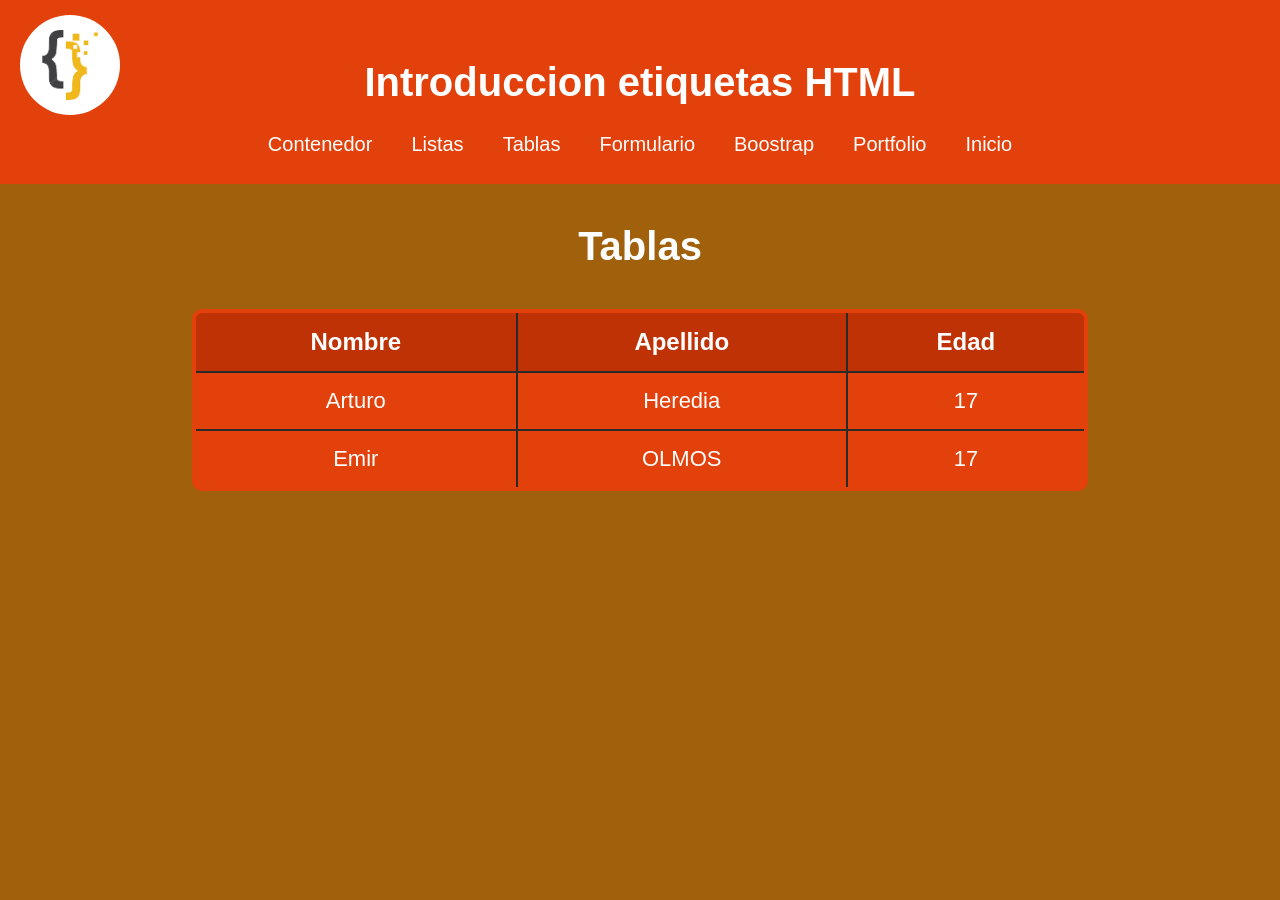
<file: tabla.html>
<!DOCTYPE html>
<html lang="en">
<head>
    <meta charset="UTF-8">
    <meta name="viewport" content="width=device-width, initial-scale=1.0">
    <title>Tablas</title>

    <style>

        /* RESET */
        *{
            margin: 0;
            padding: 0;
            box-sizing: border-box;
        }

        /* BODY */
        body{
            background-color: rgb(160, 96, 12);
            font-family: Arial, Helvetica, sans-serif;
        }

        /* HEADER */
        header{
            background-color: rgb(227, 65, 11);
            padding: 20px;
            position: relative;
        }

        header h1{
            text-align: center;
            color: white;
            font-size: 40px;
            margin-bottom: 20px;
        }

        /* IMAGEN */
        header img{
            width: 100px;
            height: 100px;
            border-radius: 50%;
            position: absolute;
            left: 20px;
            top: 15px;
        }

        /* NAV */
        nav{
            display: flex;
            justify-content: center;
            flex-wrap: wrap;
            gap: 15px;
            margin-top: 10px;
        }

        nav a{
            text-decoration: none;
            color: white;
            padding: 8px 12px;
            transition: 0.3s;
            font-size: 20px;
        }

        nav a:hover{
            color: black;
        }

        /* TITULO */
        body h1{
            color: white;
            text-align: center;
            margin-top: 40px;
            font-size: 40px;
        }

        /* TABLA */
        table{
            width: 70%;
            margin: 40px auto;
            border-collapse: collapse;
            background-color: rgb(227, 65, 11);
            color: white;
            border: 4px solid rgb(43, 42, 42);
            border-radius: 10px;
            overflow: hidden;
            font-size: 22px;
        }

        /* CELDAS */
        th,
        td{
            border: 2px solid rgb(43, 42, 42);
            padding: 15px;
            text-align: center;
        }

        /* ENCABEZADOS */
        tr:first-child{
            background-color: rgb(190, 50, 5);
            font-size: 24px;
        }

        /* EFECTO HOVER */
        tr:hover{
            background-color: rgb(255, 120, 60);
            transition: 0.3s;
        }

        /* ---------------- RESPONSIVE ---------------- */

        /* TABLET */
        @media (max-width: 900px){

            header img{
                position: static;
                display: block;
                margin: auto;
            }

            header h1{
                font-size: 32px;
                margin-top: 15px;
            }

            nav{
                margin-top: 20px;
            }

            table{
                width: 90%;
                font-size: 18px;
            }

            th,
            td{
                padding: 10px;
            }
        }

        /* CELULAR */
        @media (max-width: 600px){

            header{
                text-align: center;
            }

            header h1{
                font-size: 26px;
            }

            nav{
                flex-direction: column;
                align-items: center;
                gap: 10px;
            }

            nav a{
                font-size: 18px;
            }

            body h1{
                font-size: 30px;
            }

            table{
                width: 95%;
                font-size: 16px;
            }

            th,
            td{
                padding: 8px;
            }
        }

    </style>
</head>

<body>

    <header>
        <img src="./img/images.png" alt="">

        <h1>Introduccion etiquetas HTML</h1>

        <nav>
            <a href="contenedor.html">Contenedor</a>
            <a href="lista.html">Listas</a>
            <a href="tabla.html">Tablas</a>
            <a href="formulario.html">Formulario</a>
            <a href="boostrap.html">Boostrap</a>
            <a href="portafolio.html">Portfolio</a>
            <a href="index.html">Inicio</a>
        </nav>
    </header>

    <h1>Tablas</h1>

    <table>
        <tr>
            <th>Nombre</th>
            <th>Apellido</th>
            <th>Edad</th>
        </tr>

        <tr>
            <td>Arturo</td>
            <td>Heredia</td>
            <td>17</td>
        </tr>

        <tr>
            <td>Emir</td>
            <td>OLMOS</td>
            <td>17</td>
        </tr>
    </table>

</body>
</html>
</file>
<file: estilos.css>
/* =========================================================
   SISTEMA DE DISEÑO — "HUD TÁCTICO DE CANCHA"
   Paleta:
     --bg:        #0A0E14  (fondo casi negro, profundidad de consola)
     --bg-2:      #11161F  (fondo de tarjetas/paneles)
     --bg-3:      #161C28  (capas elevadas)
     --ciano:     #00F0FF  (acento principal, líneas de HUD, glow)
     --magenta:   #FF2E6B  (acento secundario, alertas/contraste)
     --lima:      #39FF6A  (estado "en vivo")
     --linea:     #E8F1F5  (texto claro, casi blanco con tinte frío)
   Tipografía:
     Orbitron -> títulos, números, marcador (display futurista/geométrica)
     Inter    -> texto de lectura
   ========================================================= */

:root {
  --bg: #0A0E14;
  --bg-2: #11161F;
  --bg-3: #161C28;
  --ciano: #00F0FF;
  --ciano-dim: rgba(0, 240, 255, 0.35);
  --magenta: #07066e;
  --magenta-dim: rgb(6, 8, 122);
  --lima: #39FF6A;
  --linea: #E8F1F5;
  --grid-line: rgba(0, 240, 255, 0.05);

  /* Colores reales de cada club, tomados de sus escudos */
  --hindu-1: #161616;
  --hindu-2: #F4C518;
  --racing-1: #14213D;
  --racing-2: #8FC1E8;
  --talleres-1: #041e57;
  --talleres-2: #0f054d;
  --talleres-3: #01004b;
  --talleres-hud: #3B82F6;
}

* {
  box-sizing: border-box;
}

body {
  background-color: var(--bg);
  color: var(--linea);
  font-family: 'Inter', sans-serif;
  overflow-x: hidden;
  background-image:
    linear-gradient(var(--grid-line) 1px, transparent 1px),
    linear-gradient(90deg, var(--grid-line) 1px, transparent 1px);
  background-size: 44px 44px;
}

h1, h2, h3, h4, h5, .navbar-brand, .years-tag, .score-num {
  font-family: 'Orbitron', sans-serif;
  letter-spacing: 0.02em;
}

a {
  text-decoration: none;
}

/* ---------- NAVBAR ---------- */
.cancha-nav {
  background-color: rgba(10, 14, 20, 0.85);
  backdrop-filter: blur(10px);
  border-bottom: 1px solid var(--ciano-dim);
}

.cancha-nav .navbar-brand {
  color: var(--linea);
  font-weight: 600;
  font-size: 1.2rem;
  text-transform: uppercase;
}

.brand-dot {
  color: var(--lima);
  font-size: 0.6rem;
  vertical-align: middle;
  text-shadow: 0 0 8px var(--lima);
  animation: pulso-suave 2s ease-in-out infinite;
}

@keyframes pulso-suave {
  0%, 100% { opacity: 1; }
  50% { opacity: 0.4; }
}

.cancha-nav .nav-link {
  color: var(--linea);
  font-family: 'Orbitron', sans-serif;
  text-transform: uppercase;
  font-size: 0.82rem;
  letter-spacing: 0.06em;
  margin: 0 6px;
  position: relative;
  transition: color 0.25s ease, text-shadow 0.25s ease;
}

.cancha-nav .nav-link::after {
  content: '';
  position: absolute;
  left: 0;
  bottom: -2px;
  width: 0;
  height: 2px;
  background: var(--ciano);
  box-shadow: 0 0 6px var(--ciano);
  transition: width 0.25s ease;
}

.cancha-nav .nav-link:hover {
  color: var(--ciano);
  text-shadow: 0 0 10px var(--ciano-dim);
}

.cancha-nav .nav-link:hover::after {
  width: 100%;
}

/* ---------- HERO / INICIO ---------- */
.hero {
  height: 100vh;
  min-height: 600px;
  position: relative;
  display: flex;
  flex-direction: column;
  align-items: center;
  justify-content: center;
  text-align: center;
  color: var(--linea);
  background:
    radial-gradient(ellipse at 50% 30%, rgba(0,240,255,0.10), transparent 55%),
    radial-gradient(ellipse at 50% 90%, rgba(255,46,107,0.08), transparent 50%),
    linear-gradient(rgba(6,9,14,0.82), rgba(6,9,14,0.92)),
    url('img/clubes.png');
  background-size: cover;
  background-position: center;
  overflow: hidden;
}

/* Líneas de cancha como radar táctico: círculos concéntricos tipo HUD */
.court-lines {
  position: absolute;
  inset: 0;
  pointer-events: none;
  opacity: 0.5;
  background-image:
    radial-gradient(circle at 50% 42%, transparent 0, transparent 110px, var(--ciano) 111px, var(--ciano) 112px, transparent 113px),
    radial-gradient(circle at 50% 42%, transparent 0, transparent 220px, var(--ciano-dim) 221px, var(--ciano-dim) 222px, transparent 223px),
    radial-gradient(circle at 50% 130%, transparent 0, transparent 380px, var(--magenta-dim) 381px, var(--magenta-dim) 383px, transparent 384px);
}

/* Línea de escaneo que recorre el hero de arriba a abajo */
.scanline {
  position: absolute;
  inset: 0;
  pointer-events: none;
  z-index: 1;
  background: linear-gradient(
    to bottom,
    transparent 0%,
    rgba(0, 240, 255, 0.06) 48%,
    rgba(0, 240, 255, 0.12) 50%,
    rgba(0, 240, 255, 0.06) 52%,
    transparent 100%
  );
  background-size: 100% 220%;
  animation: escaneo 6s linear infinite;
}

@keyframes escaneo {
  0% { background-position: 0 -120%; }
  100% { background-position: 0 120%; }
}

.hero-content {
  position: relative;
  z-index: 2;
  padding: 0 20px;
  max-width: 760px;
}

.hero-eyebrow {
  font-family: 'Orbitron', sans-serif;
  color: var(--ciano);
  letter-spacing: 0.22em;
  font-size: 0.76rem;
  margin-bottom: 14px;
  text-transform: uppercase;
  text-shadow: 0 0 10px var(--ciano-dim);
}

.hero-eyebrow::before {
  content: '◆ ';
  color: var(--magenta);
}

.hero h1 {
  font-size: 3rem;
  font-weight: 700;
  line-height: 1.15;
  text-transform: uppercase;
  margin-bottom: 18px;
  text-shadow: 0 0 24px rgba(0, 240, 255, 0.18);
}

.hero-accent {
  color: var(--ciano);
  text-shadow: 0 0 18px var(--ciano-dim), 0 0 36px var(--ciano-dim);
}

.hero-sub {
  font-family: 'Inter', sans-serif;
  font-size: 1.08rem;
  color: rgba(232, 241, 245, 0.7);
  max-width: 520px;
  margin: 0 auto 36px;
}

/* Efecto glitch de "encendido", una sola vez al cargar.
   Vive en un span interno, separado de .reveal, para no pelear
   por la propiedad transform con el slide-up de entrada. */
.glitch-in {
  display: inline-block;
  animation: glitch-encendido 0.7s steps(1) 1;
  animation-delay: 0.15s;
}

@keyframes glitch-encendido {
  0%   { transform: translate(0, 0); text-shadow: none; }
  8%   { transform: translate(-3px, 0); text-shadow: 2px 0 var(--magenta), -2px 0 var(--ciano); }
  16%  { transform: translate(3px, 0); text-shadow: -2px 0 var(--magenta), 2px 0 var(--ciano); }
  24%  { transform: translate(-1px, 0); text-shadow: 1px 0 var(--magenta), -1px 0 var(--ciano); }
  32%  { transform: translate(2px, 0); text-shadow: none; }
  45%  { transform: translate(0, 0); text-shadow: 0 0 24px rgba(0, 240, 255, 0.18); }
  100% { transform: translate(0, 0); text-shadow: 0 0 24px rgba(0, 240, 255, 0.18); }
}

/* ---------- MARCADOR / SCOREBOARD ---------- */
.scoreboard {
  display: flex;
  align-items: center;
  justify-content: center;
  gap: 18px;
  background: rgba(17, 22, 31, 0.7);
  border: 1px solid var(--ciano-dim);
  border-radius: 4px;
  padding: 18px 28px;
  backdrop-filter: blur(6px);
  box-shadow: 0 0 30px rgba(0, 240, 255, 0.08), inset 0 0 20px rgba(0, 240, 255, 0.04);
  position: relative;
}

.scoreboard::before,
.scoreboard::after {
  content: '';
  position: absolute;
  width: 14px;
  height: 14px;
  border: 2px solid var(--ciano);
}

.scoreboard::before {
  top: -1px;
  left: -1px;
  border-right: none;
  border-bottom: none;
}

.scoreboard::after {
  bottom: -1px;
  right: -1px;
  border-left: none;
  border-top: none;
}

.score-cell {
  display: flex;
  flex-direction: column;
  align-items: center;
  min-width: 90px;
}

.score-num {
  font-size: 2.3rem;
  font-weight: 700;
  color: var(--ciano);
  line-height: 1;
  font-variant-numeric: tabular-nums;
  text-shadow: 0 0 14px var(--ciano-dim);
}

.score-label {
  font-family: 'Inter', sans-serif;
  font-size: 0.7rem;
  text-transform: uppercase;
  letter-spacing: 0.1em;
  color: rgba(232,241,245,0.55);
  margin-top: 4px;
}

.score-divider {
  color: var(--magenta);
  font-size: 1.2rem;
  text-shadow: 0 0 8px var(--magenta-dim);
}

.terminal-cursor {
  color: var(--ciano);
  font-family: 'Orbitron', sans-serif;
  font-size: 1.4rem;
  margin-left: 4px;
  text-shadow: 0 0 8px var(--ciano-dim);
  animation: parpadeo 1s steps(1) infinite;
}

@keyframes parpadeo {
  0%, 50% { opacity: 1; }
  51%, 100% { opacity: 0; }
}

/* ---------- INDICADOR DE SCROLL (PELOTA QUE REBOTA) ---------- */
.scroll-hint {
  position: absolute;
  bottom: 28px;
  left: 50%;
  transform: translateX(-50%);
  z-index: 2;
  font-size: 1.6rem;
  opacity: 0.85;
  transition: opacity 0.2s ease;
}

.scroll-hint:hover {
  opacity: 1;
}

.ball-bounce {
  display: inline-block;
  animation: bounce 1.6s ease-in-out infinite;
}

@keyframes bounce {
  0%, 100% { transform: translateY(0); }
  50% { transform: translateY(-14px); }
}

/* ---------- SECCIONES ---------- */
section {
  padding: 90px 0;
  position: relative;
}

#mi-carrera {
  background-color: var(--bg);
}

.titulo-seccion {
  text-align: center;
  margin-bottom: 50px;
}

.seccion-eyebrow {
  font-family: 'Orbitron', sans-serif;
  color: var(--magenta);
  letter-spacing: 0.22em;
  font-size: 0.75rem;
  text-transform: uppercase;
  margin-bottom: 8px;
  text-shadow: 0 0 10px var(--magenta-dim);
}

.titulo-seccion h2 {
  font-size: 2rem;
  font-weight: 600;
  text-transform: uppercase;
  color: var(--linea);
}

/* ---------- LÍNEA DE TIEMPO ---------- */
.timeline {
  position: relative;
  max-width: 560px;
  margin: 0 auto 60px;
  padding-left: 28px;
}

/* La línea vertical que conecta todos los puntos */
.timeline::before {
  content: '';
  position: absolute;
  top: 6px;
  bottom: 6px;
  left: 5px;
  width: 2px;
  background: linear-gradient(
    to bottom,
    var(--hindu-2) 0%,
    var(--hindu-2) 30%,
    var(--racing-2) 45%,
    var(--racing-2) 60%,
    var(--talleres-hud) 75%,
    var(--talleres-hud) 100%
  );
  opacity: 0.55;
}

.timeline-item {
  position: relative;
  padding-bottom: 32px;
}

.timeline-item:last-child {
  padding-bottom: 0;
}

.timeline-dot {
  position: absolute;
  left: -28px;
  top: 4px;
  width: 12px;
  height: 12px;
  border-radius: 50%;
  background: var(--bg);
  border: 2px solid var(--ciano);
  box-shadow: 0 0 10px var(--ciano-dim);
}

.timeline-dot-inicio {
  border-color: var(--linea);
  box-shadow: 0 0 8px rgba(232,241,245,0.4);
}

.timeline-dot-hindu {
  border-color: var(--hindu-2);
  box-shadow: 0 0 10px rgba(244,197,24,0.5);
}

.timeline-dot-racing {
  border-color: var(--racing-2);
  box-shadow: 0 0 10px rgba(143,193,232,0.5);
}

.timeline-dot-talleres {
  border-color: var(--talleres-hud);
  box-shadow: 0 0 10px rgba(59,130,246,0.5);
}

.timeline-year {
  font-family: 'Orbitron', sans-serif;
  font-size: 0.72rem;
  letter-spacing: 0.08em;
  color: var(--ciano);
  text-transform: uppercase;
  text-shadow: 0 0 8px var(--ciano-dim);
}

.timeline-title {
  font-family: 'Orbitron', sans-serif;
  font-size: 0.98rem;
  color: var(--linea);
  margin: 4px 0 4px;
  text-transform: uppercase;
}

.timeline-text {
  font-family: 'Inter', sans-serif;
  font-size: 0.88rem;
  color: rgba(232, 241, 245, 0.6);
  margin: 0;
}

/* ---------- TARJETAS DE CLUB ---------- */
.card-club {
  background-color: rgba(17, 22, 31, 0.75);
  backdrop-filter: blur(6px);
  border: 1px solid rgba(0, 240, 255, 0.12);
  border-radius: 6px;
  overflow: hidden;
  position: relative;
  transition: transform 0.35s ease, box-shadow 0.35s ease, border-color 0.35s ease;
  box-shadow: 0 4px 20px rgba(0,0,0,0.5);
}

/* Esquinas tipo HUD: corner brackets que se iluminan al hover */
.card-club::before,
.card-club::after {
  content: '';
  position: absolute;
  width: 18px;
  height: 18px;
  z-index: 6;
  opacity: 0.5;
  transition: opacity 0.35s ease;
}

.card-club::before {
  top: 8px;
  left: 8px;
  border-top: 2px solid var(--ciano);
  border-left: 2px solid var(--ciano);
}

.card-club::after {
  bottom: 8px;
  right: 8px;
  border-bottom: 2px solid var(--ciano);
  border-right: 2px solid var(--ciano);
}

.card-club:hover::before,
.card-club:hover::after {
  opacity: 1;
}

.card-club:hover {
  transform: translateY(-10px);
  box-shadow: 0 20px 40px rgba(0,0,0,0.6), 0 0 0 1px var(--ciano), 0 0 30px rgba(0,240,255,0.15);
  border-color: var(--ciano);
}

.club-hindu:hover {
  box-shadow: 0 20px 40px rgba(0,0,0,0.6), 0 0 0 1px var(--hindu-2), 0 0 30px rgba(244,197,24,0.18);
  border-color: var(--hindu-2);
}

.club-hindu::before, .club-hindu::after { border-color: var(--hindu-2) !important; }

.club-racing:hover {
  box-shadow: 0 20px 40px rgba(0,0,0,0.6), 0 0 0 1px var(--racing-2), 0 0 30px rgba(143,193,232,0.18);
  border-color: var(--racing-2);
}

.club-racing::before, .club-racing::after { border-color: var(--racing-2) !important; }

.club-talleres:hover {
  box-shadow: 0 20px 40px rgba(0,0,0,0.6), 0 0 0 1px var(--talleres-3), 0 0 30px rgba(181,32,46,0.18);
  border-color: var(--talleres-3);
}

.club-talleres::before, .club-talleres::after { border-color: var(--talleres-3) !important; }

/* Franja superior tipo cinta de camiseta, color por club */
.club-stripe {
  height: 4px;
  width: 100%;
  position: relative;
  z-index: 2;
}

.stripe-hindu {
  background: linear-gradient(90deg, var(--hindu-1), var(--hindu-2));
  box-shadow: 0 0 10px rgba(244,197,24,0.4);
}

.stripe-racing {
  background: linear-gradient(90deg, var(--racing-1), var(--racing-2));
  box-shadow: 0 0 10px rgba(143,193,232,0.4);
}

.stripe-talleres {
  background: repeating-linear-gradient(90deg, var(--talleres-1) 0 10px, var(--talleres-2) 10px 20px);
  box-shadow: 0 0 10px rgba(181,32,46,0.3);
}

.badge-actualidad {
  position: absolute;
  top: 14px;
  right: 14px;
  z-index: 5;
  background: var(--talleres-3);
  color: var(--linea);
  font-family: 'Orbitron', sans-serif;
  font-size: 0.65rem;
  letter-spacing: 0.08em;
  padding: 5px 10px;
  border-radius: 3px;
  text-transform: uppercase;
  box-shadow: 0 0 14px rgba(181,32,46,0.6);
}

.badge-actualidad::before {
  content: '● ';
  color: var(--lima);
  text-shadow: 0 0 6px var(--lima);
}

.carousel-item img {
  height: 600px;
  object-fit: cover;
  width: 100%;
  filter: saturate(0.92) contrast(1.08) brightness(0.96);
}

.card-top-row {
  display: flex;
  align-items: baseline;
  justify-content: space-between;
  gap: 10px;
}

.card-title {
  color: var(--linea);
  font-weight: 600;
  text-transform: uppercase;
  margin-bottom: 0;
  font-size: 1.05rem;
}

.years-tag {
  font-size: 0.82rem;
  font-weight: 600;
  white-space: nowrap;
}

/* Tag de años con el color principal de cada club, con glow */
.card-club.club-hindu .years-tag { color: var(--hindu-2); text-shadow: 0 0 8px rgba(244,197,24,0.5); }
.card-club.club-racing .years-tag { color: var(--racing-2); text-shadow: 0 0 8px rgba(143,193,232,0.5); }
.card-club.club-talleres .years-tag { color: #FF6B7A; text-shadow: 0 0 8px rgba(255,107,122,0.5); }

.bg-club {
  font-family: 'Inter', sans-serif;
  font-weight: 500;
  font-size: 0.76rem;
}

/* Badge de "años en el club" con la identidad de cada uno */
.club-hindu .bg-club {
  background-color: rgba(244, 197, 24, 0.12);
  color: var(--hindu-2);
  border: 1px solid rgba(244, 197, 24, 0.4);
}

.club-racing .bg-club {
  background-color: rgba(143, 193, 232, 0.12);
  color: var(--racing-2);
  border: 1px solid rgba(143, 193, 232, 0.4);
}

.club-talleres .bg-club {
  background-color: rgba(181, 32, 46, 0.14);
  color: #FF8A96;
  border: 1px solid rgba(181, 32, 46, 0.45);
}

.card-text {
  color: rgba(232, 241, 245, 0.62);
  font-size: 0.93rem;
  margin-top: 10px;
}

/* Flechas del carrusel, más sutiles e integradas */
.carousel-control-prev,
.carousel-control-next {
  width: 12%;
  opacity: 0;
  transition: opacity 0.25s ease;
}

.card-club:hover .carousel-control-prev,
.card-club:hover .carousel-control-next {
  opacity: 0.85;
}

/* ---------- CONTACTO ---------- */
.seccion-contacto {
  background-color: var(--bg-2);
  border-top: 1px solid var(--ciano-dim);
}

.contacto-texto {
  color: rgba(232,241,245,0.7);
  font-size: 1.05rem;
}

.contacto-email {
  font-family: 'Orbitron', sans-serif;
  font-size: 1.3rem;
  color: var(--ciano);
  letter-spacing: 0.03em;
  text-shadow: 0 0 14px var(--ciano-dim);
}

/* ---------- FOOTER ---------- */
.footer-cancha {
  background-color: var(--bg);
  color: rgba(232,241,245,0.35);
  padding: 24px 0;
  font-size: 0.85rem;
  text-align: center;
  border-top: 1px solid rgba(0, 240, 255, 0.08);
}

/* ---------- ANIMACIONES SCROLL REVEAL ---------- */
.reveal {
  opacity: 0;
  transform: translateY(28px);
  transition: opacity 0.7s ease, transform 0.7s ease;
}

.reveal.is-visible {
  opacity: 1;
  transform: translateY(0);
}

/* Respeta preferencia de reducción de movimiento */
@media (prefers-reduced-motion: reduce) {
  .reveal {
    opacity: 1;
    transform: none;
    transition: none;
  }
  .ball-bounce {
    animation: none;
  }
  .scanline {
    animation: none;
    opacity: 0.3;
  }
  .brand-dot {
    animation: none;
  }
  .glitch-in {
    animation: none;
  }
  .terminal-cursor {
    animation: none;
  }
}

/* ---------- RESPONSIVE ---------- */
@media (max-width: 767px) {
  .hero h1 {
    font-size: 2.2rem;
  }

  .hero-sub {
    font-size: 1rem;
  }

  .scoreboard {
    gap: 10px;
    padding: 14px 16px;
  }

  .score-num {
    font-size: 1.8rem;
  }

  .score-cell {
    min-width: 70px;
  }

  .carousel-item img {
    height: 320px;
  }

  section {
    padding: 60px 0;
  }
}

/* ---------- ACCESIBILIDAD: FOCO VISIBLE ---------- */
a:focus-visible,
button:focus-visible {
  outline: 2px solid var(--ciano);
  outline-offset: 2px;
}
</file>
<file: style.css>
/* RESET */
*{
    margin: 0;
    padding: 0;
    box-sizing: border-box;
}

/* BODY */
body{
    background-color: rgb(160, 96, 12);
    font-family: Arial, Helvetica, sans-serif;
}

/* HEADER */
header{
    background-color: rgb(227, 65, 11);
    position: relative;
    padding: 20px;
}

header h1{
    text-align: center;
    color: white;
    font-size: 40px;
    margin-bottom: 20px;
}

/* IMAGEN HEADER */
header img{
    width: 100px;
    height: 100px;
    border-radius: 50%;
    position: absolute;
    left: 20px;
    top: 15px;
}

/* NAV */
nav{
    display: flex;
    justify-content: center;
    flex-wrap: wrap;
    gap: 15px;
    margin-top: 10px;
}

nav a{
    text-decoration: none;
    color: white;
    padding: 8px 12px;
    transition: 0.3s;
    font-size: 20px;
}

nav a:hover{
    color: black;
}

/* MAIN */
main{
    display: flex;
    justify-content: center;
    align-items: center;
    gap: 30px;
    padding: 40px;
    flex-wrap: wrap;
}

/* CONTENEDOR 1 */
.c1{
    color: white;
    width: 40%;
    min-width: 300px;
    text-align: center;
}

.c1 img{
    width: 250px;
    height: 250px;
    border: 3px solid rgb(43, 42, 42);
    border-radius: 10px;
}

/* CONTENEDOR 2 */
.c2{
    color: white;
    width: 45%;
    min-width: 300px;
    font-size: 20px;
    line-height: 1.6;
}
.c3 img{
    width: 250px;
    height: 250px;
    border: 3px solid rgb(43, 42, 42);
    border-radius: 10px;
}

/* FOOTER */
footer{
    background-color: rgb(227, 65, 11);
    color: white;
    padding: 20px;
    text-align: center;
}

footer img{
    width: 50px;
    height: 50px;
    border-radius: 50%;
    margin-top: 10px;
}

footer p{
    font-size: 20px;
}

.i1{
    margin: 10px auto;
    display: block;
}

/* ---------------- RESPONSIVE ---------------- */

/* TABLET */
@media (max-width: 900px){

    header img{
        position: static;
        display: block;
        margin: auto;
    }

    header h1{
        font-size: 32px;
        margin-top: 15px;
    }

    .c1,
    .c2{
        width: 80%;
        text-align: center;
    }

    .c1 img{
        width: 220px;
        height: 220px;
    }
}

/* CELULAR */
@media (max-width: 600px){

    header{
        text-align: center;
    }

    header h1{
        font-size: 26px;
    }

    nav{
        flex-direction: column;
        align-items: center;
        gap: 10px;
    }

    nav a{
        font-size: 18px;
    }

    main{
        padding: 20px;
    }

    .c1,
    .c2{
        width: 100%;
    }

    .c1 img{
        width: 180px;
        height: 180px;
    }

    .c2{
        font-size: 18px;
    }

    footer p{
        font-size: 18px;
    }
}
</file>
<file: styles_portafolio.css>
@import url('https://fonts.googleapis.com/css2?family=Space+Grotesk:wght@300;400;600;700&family=DM+Mono:wght@400;500&display=swap');

:root {
  --bg:      #020408;
  --surface: #060C12;
  --border:  #0D1F2D;
  --accent:  #00F5FF;
  --accent2: #FF006E;
  --accent3: #7B61FF;
  --text:    #C8D8E8;
  --muted:   #3A5568;
  --card-bg: #040A10;
}

*, *::before, *::after { box-sizing: border-box; margin: 0; padding: 0; }
html { scroll-behavior: smooth; }
body {
  background: var(--bg);
  color: var(--text);
  font-family: 'Space Grotesk', sans-serif;
  overflow-x: hidden;
  cursor: none;
}

body::before {
  content: '';
  position: fixed; inset: 0;
  background: repeating-linear-gradient(0deg, transparent, transparent 2px, rgba(0,0,0,.07) 2px, rgba(0,0,0,.07) 4px);
  pointer-events: none;
  z-index: 9998;
}

.cursor-dot {
  position: fixed;
  width: 6px; height: 6px;
  background: var(--accent);
  border-radius: 50%;
  pointer-events: none;
  z-index: 9999;
  box-shadow: 0 0 10px var(--accent), 0 0 30px rgba(0,245,255,.5);
  transform: translate(-50%,-50%);
}
.cursor-ring {
  position: fixed;
  width: 32px; height: 32px;
  border: 1px solid rgba(0,245,255,.35);
  border-radius: 50%;
  pointer-events: none;
  z-index: 9997;
  transform: translate(-50%,-50%);
  transition: transform .15s ease, width .2s, height .2s;
}

.navbar {
  background: rgba(2,4,8,.92) !important;
  backdrop-filter: blur(20px);
  border-bottom: 1px solid rgba(0,245,255,.1);
  position: relative;
}
.navbar::after {
  content: '';
  position: absolute;
  bottom: 0; left: 0; right: 0; height: 1px;
  background: linear-gradient(90deg, transparent, var(--accent), transparent);
  opacity: .4;
}
.navbar-brand {
  font-family: 'DM Mono', monospace;
  color: var(--accent) !important;
  font-size: 1rem; letter-spacing: .1em;
  text-shadow: 0 0 20px var(--accent);
}
.nav-link {
  color: var(--muted) !important;
  font-size: .78rem;
  letter-spacing: .1em;
  text-transform: uppercase;
  font-family: 'DM Mono', monospace;
  transition: color .2s, text-shadow .2s;
  position: relative;
}
.nav-link::after {
  content: ''; position: absolute;
  bottom: -2px; left: 0; right: 0; height: 1px;
  background: var(--accent); transform: scaleX(0); transition: transform .25s;
}
.nav-link:hover, .nav-link.active {
  color: var(--accent) !important;
  text-shadow: 0 0 12px var(--accent);
}
.nav-link:hover::after, .nav-link.active::after { transform: scaleX(1); }

#hero {
  min-height: 100vh;
  display: flex; align-items: center;
  position: relative; overflow: hidden;
}
.hero-grid {
  position: absolute; inset: 0;
  background-image:
    linear-gradient(rgba(0,245,255,.05) 1px, transparent 1px),
    linear-gradient(90deg, rgba(0,245,255,.05) 1px, transparent 1px);
  background-size: 60px 60px;
  animation: gridPulse 6s ease-in-out infinite;
}
@keyframes gridPulse { 0%,100%{opacity:.5} 50%{opacity:1} }
.hero-glow {
  position: absolute; width: 700px; height: 700px; border-radius: 50%;
  background: radial-gradient(circle, rgba(0,245,255,.07) 0%, transparent 70%);
  top: -150px; left: -150px; pointer-events: none;
  animation: floatAnim 8s ease-in-out infinite;
}
.hero-glow2 {
  position: absolute; width: 500px; height: 500px; border-radius: 50%;
  background: radial-gradient(circle, rgba(255,0,110,.06) 0%, transparent 70%);
  bottom: -100px; right: -100px; pointer-events: none;
  animation: floatAnim 10s ease-in-out infinite reverse;
}
@keyframes floatAnim { 0%,100%{transform:translateY(0)} 50%{transform:translateY(-28px)} }
.hero-content { position: relative; z-index: 2; }

.hero-badge {
  display: inline-flex; align-items: center; gap: .5rem;
  font-family: 'DM Mono', monospace; font-size: .7rem;
  color: var(--accent);
  border: 1px solid rgba(0,245,255,.25);
  padding: .3rem 1rem; border-radius: 2px;
  margin-bottom: 1.5rem; letter-spacing: .14em; text-transform: uppercase;
  background: rgba(0,245,255,.03); position: relative; overflow: hidden;
}
.hero-badge::before {
  content: ''; position: absolute; inset: 0;
  background: linear-gradient(90deg, transparent, rgba(0,245,255,.08), transparent);
  animation: shimmer 3s infinite;
}
@keyframes shimmer { 0%{transform:translateX(-100%)} 100%{transform:translateX(100%)} }
.badge-dot {
  width: 5px; height: 5px; border-radius: 50%;
  background: var(--accent); box-shadow: 0 0 8px var(--accent);
  animation: blink 1.4s infinite;
}
@keyframes blink { 0%,100%{opacity:1} 50%{opacity:.15} }

.hero-title {
  font-size: clamp(2.4rem, 6.5vw, 5rem);
  font-weight: 700; line-height: 1.06; letter-spacing: -.02em;
}
.hero-title .highlight {
  color: var(--accent);
  text-shadow: 0 0 40px rgba(0,245,255,.45), 0 0 80px rgba(0,245,255,.2);
  display: inline-block;
  animation: glitch 9s infinite;
}
@keyframes glitch {
  0%,93%,100% { text-shadow: 0 0 40px rgba(0,245,255,.45); transform: none; }
  94%  { transform: translateX(-3px); text-shadow: 3px 0 var(--accent2), -3px 0 var(--accent3); }
  95%  { transform: translateX(3px); text-shadow: -3px 0 var(--accent2); }
  96%  { transform: none; text-shadow: 0 0 40px rgba(0,245,255,.45); }
}
.hero-sub {
  color: var(--muted); font-size: .95rem; max-width: 440px;
  line-height: 1.85; font-family: 'DM Mono', monospace;
  border-left: 2px solid rgba(0,245,255,.18); padding-left: 1rem;
}

/* ── BOTÓN PRIMARIO — fill animado + glow ── */
.btn-primary-custom {
  position: relative;
  display: inline-block;
  padding: .75rem 2rem;
  font-family: 'DM Mono', monospace;
  font-size: .82rem;
  font-weight: 600;
  letter-spacing: .12em;
  text-transform: uppercase;
  color: var(--accent);
  text-decoration: none;
  background: transparent;
  border: 1px solid var(--accent);
  border-radius: 2px;
  cursor: pointer;
  overflow: hidden;
  transition: color .3s, box-shadow .3s, transform .15s;
}
.btn-primary-custom .btn-fill {
  position: absolute;
  inset: 0;
  background: var(--accent);
  transform: scaleX(0);
  transform-origin: left;
  transition: transform .35s ease;
  z-index: 0;
}
.btn-primary-custom span { position: relative; z-index: 1; }
.btn-primary-custom:hover { color: var(--bg); box-shadow: 0 0 25px rgba(0,245,255,.45), 0 0 60px rgba(0,245,255,.15); transform: translateY(-2px); }
.btn-primary-custom:hover .btn-fill { transform: scaleX(1); }

/* ── BOTÓN OUTLINE — shimmer al hover ── */
.btn-outline-custom {
  position: relative;
  display: inline-block;
  padding: .75rem 2rem;
  font-family: 'DM Mono', monospace;
  font-size: .82rem;
  font-weight: 600;
  letter-spacing: .12em;
  text-transform: uppercase;
  color: var(--text);
  text-decoration: none;
  background: transparent;
  border: 1px solid var(--border);
  border-radius: 2px;
  cursor: pointer;
  overflow: hidden;
  transition: color .25s, border-color .25s, transform .15s;
}
.btn-outline-custom::before {
  content: '';
  position: absolute;
  top: 0; left: -100%; width: 100%; height: 100%;
  background: linear-gradient(90deg, transparent, rgba(0,245,255,.1), transparent);
  transition: left .45s ease;
}
.btn-outline-custom:hover::before { left: 100%; }
.btn-outline-custom:hover { border-color: rgba(0,245,255,.4); color: var(--accent); transform: translateY(-2px); }

/* ── BOTÓN ENVIAR — destello + glow intenso ── */
.btn-send-custom {
  position: relative;
  width: 100%;
  padding: .85rem 2rem;
  font-family: 'DM Mono', monospace;
  font-size: .82rem;
  font-weight: 600;
  letter-spacing: .14em;
  text-transform: uppercase;
  color: var(--bg);
  background: var(--accent);
  border: none;
  border-radius: 2px;
  cursor: pointer;
  overflow: hidden;
  transition: background .3s, box-shadow .3s, transform .15s;
}
.btn-send-custom::before {
  content: '';
  position: absolute;
  inset: 0;
  background: rgba(255,255,255,.15);
  transform: translateX(-100%) skewX(-20deg);
  transition: transform .45s ease;
}
.btn-send-custom:hover::before { transform: translateX(200%) skewX(-20deg); }
.btn-send-custom:hover { background: #00dde8; box-shadow: 0 0 30px rgba(0,245,255,.5), 0 0 70px rgba(0,245,255,.2); transform: translateY(-2px); }
.btn-send-custom:active { transform: scale(.97); }

.scroll-hint {
  position: absolute; bottom: 2rem; left: 50%; transform: translateX(-50%);
  display: flex; flex-direction: column; align-items: center;
  gap: .5rem; color: var(--muted); font-size: .65rem;
  font-family: 'DM Mono', monospace; letter-spacing: .12em; text-transform: uppercase;
}
.scroll-line {
  width: 1px; height: 40px;
  background: linear-gradient(180deg, var(--accent), transparent);
  animation: drawLine 2.5s infinite;
}
@keyframes drawLine {
  0%,100%{transform:scaleY(0);transform-origin:top;opacity:0}
  50%{transform:scaleY(1);opacity:1}
  90%{transform:scaleY(1);transform-origin:bottom;opacity:0}
}

section { padding: 6rem 0; position: relative; }
.section-label {
  font-family: 'DM Mono', monospace; font-size: .66rem;
  color: var(--accent); letter-spacing: .2em; text-transform: uppercase; margin-bottom: .5rem; opacity: .8;
}
.section-label::before { content: '// '; }
.section-title {
  font-size: clamp(1.8rem, 4vw, 2.6rem); font-weight: 700;
  letter-spacing: -.015em; margin-bottom: 1rem;
}
.section-divider {
  width: 60px; height: 1px;
  background: linear-gradient(90deg, var(--accent), transparent);
  margin-bottom: 3rem; position: relative;
}
.section-divider::before {
  content: ''; position: absolute; left: 0; top: -2px;
  width: 6px; height: 6px; background: var(--accent); border-radius: 50%;
  box-shadow: 0 0 10px var(--accent);
}

#about { background: var(--surface); }
#about::before, #projects::before {
  content: ''; position: absolute; top: 0; left: 0; right: 0; height: 1px;
  background: linear-gradient(90deg, transparent, rgba(0,245,255,.18), transparent);
}

.stat-box {
  background: var(--card-bg); border: 1px solid var(--border);
  border-radius: 2px; padding: 1.5rem; text-align: center;
  position: relative; overflow: hidden;
  transition: border-color .3s, box-shadow .3s;
}
.stat-box::before {
  content: ''; position: absolute; top: 0; left: 0; right: 0; height: 2px;
  background: linear-gradient(90deg, transparent, var(--accent), transparent);
  transform: scaleX(0); transition: transform .4s;
}
.stat-box:hover { border-color: rgba(0,245,255,.25); box-shadow: 0 0 30px rgba(0,245,255,.06); }
.stat-box:hover::before { transform: scaleX(1); }
.stat-box .num {
  font-size: 2.4rem; font-weight: 700; font-family: 'DM Mono', monospace;
  color: var(--accent); text-shadow: 0 0 20px rgba(0,245,255,.5);
}
.stat-box .lbl {
  color: var(--muted); font-size: .72rem; margin-top: .3rem;
  font-family: 'DM Mono', monospace; letter-spacing: .07em; text-transform: uppercase;
}

.skill-card {
  background: var(--card-bg); border: 1px solid var(--border);
  border-radius: 2px; padding: 1.75rem 1.5rem; height: 100%;
  transition: border-color .3s, box-shadow .3s, transform .2s;
  position: relative; overflow: hidden;
}
.skill-card:hover {
  border-color: rgba(0,245,255,.25);
  box-shadow: 0 0 40px rgba(0,245,255,.05);
  transform: translateY(-6px);
}
.skill-icon {
  width: 44px; height: 44px; border-radius: 2px;
  border: 1px solid rgba(0,245,255,.18);
  display: flex; align-items: center; justify-content: center;
  font-size: 1.3rem; margin-bottom: 1.2rem; background: rgba(0,245,255,.03);
}
.skill-card h5 {
  font-size: .9rem; font-weight: 600; margin-bottom: .5rem;
  letter-spacing: .05em; font-family: 'DM Mono', monospace;
}
.skill-card p { color: var(--muted); font-size: .84rem; line-height: 1.75; }

#projects { background: var(--surface); }
.project-card {
  background: var(--card-bg); border: 1px solid var(--border);
  border-radius: 2px; overflow: hidden; height: 100%;
  transition: border-color .3s, box-shadow .3s, transform .2s;
}
.project-card:hover {
  border-color: rgba(0,245,255,.25);
  box-shadow: 0 0 50px rgba(0,245,255,.06);
  transform: translateY(-6px);
}
.project-img {
  height: 180px; display: flex; align-items: center; justify-content: center;
  font-size: 3rem; position: relative; overflow: hidden;
}
.project-img::after {
  content: ''; position: absolute; inset: 0;
  background: linear-gradient(180deg, transparent 30%, var(--card-bg));
}
.project-img::before {
  content: ''; position: absolute; inset: 0;
  background: repeating-linear-gradient(90deg, transparent, transparent 3px, rgba(0,245,255,.025) 3px, rgba(0,245,255,.025) 4px);
}
.p1 { background: linear-gradient(135deg, #020815, #0a1530); }
.p2 { background: linear-gradient(135deg, #08020f, #160828); }
.p3 { background: linear-gradient(135deg, #021008, #05200e); }
.project-body { padding: 1.5rem; }
.project-tag {
  display: inline-block; font-family: 'DM Mono', monospace; font-size: .62rem;
  color: var(--accent); border: 1px solid rgba(0,245,255,.18);
  padding: .1rem .45rem; border-radius: 1px;
  margin-right: .3rem; margin-bottom: .3rem; letter-spacing: .07em;
  background: rgba(0,245,255,.03);
}
.project-body h5 { font-size: .98rem; font-weight: 700; margin: .75rem 0 .5rem; }
.project-body p { color: var(--muted); font-size: .84rem; line-height: 1.65; margin-bottom: 1rem; }
.project-link {
  color: var(--accent); font-size: .8rem; font-weight: 600;
  font-family: 'DM Mono', monospace; letter-spacing: .06em;
  text-decoration: none; display: inline-flex; align-items: center; gap: .4rem;
  transition: gap .2s, text-shadow .2s;
}
.project-link:hover { gap: .7rem; text-shadow: 0 0 12px var(--accent); }

.contact-card {
  background: var(--card-bg); border: 1px solid var(--border);
  border-radius: 2px; padding: 2.5rem; position: relative;
}
.contact-card::before {
  content: ''; position: absolute; top: 0; left: 0;
  width: 36px; height: 36px;
  border-top: 1px solid var(--accent); border-left: 1px solid var(--accent);
  pointer-events: none;
}
.contact-card::after {
  content: ''; position: absolute; bottom: 0; right: 0;
  width: 36px; height: 36px;
  border-bottom: 1px solid var(--accent); border-right: 1px solid var(--accent);
  pointer-events: none;
}
.form-control, .form-control:focus {
  background: rgba(0,245,255,.02); border: 1px solid var(--border);
  color: var(--text); border-radius: 2px; font-size: .88rem;
  font-family: 'DM Mono', monospace; padding: .75rem 1rem;
  box-shadow: none; transition: border-color .2s, box-shadow .2s;
}
.form-control:focus {
  border-color: rgba(0,245,255,.35);
  box-shadow: 0 0 15px rgba(0,245,255,.06);
  background: rgba(0,245,255,.03);
}
.form-control::placeholder { color: var(--muted); opacity: .55; }
.form-label {
  font-size: .7rem; color: var(--muted); margin-bottom: .4rem;
  font-family: 'DM Mono', monospace; letter-spacing: .12em; text-transform: uppercase;
}
.social-link {
  display: flex; align-items: center; gap: 1rem; color: var(--muted);
  text-decoration: none; font-size: .84rem;
  transition: color .2s, padding-left .2s;
  padding: .75rem 0; border-bottom: 1px solid var(--border);
  font-family: 'DM Mono', monospace;
}
.social-link:last-child { border-bottom: none; }
.social-link:hover { color: var(--accent); padding-left: .5rem; }
.social-link i { font-size: 1.1rem; color: var(--accent); opacity: .65; transition: opacity .2s; }
.social-link:hover i { opacity: 1; }

footer {
  background: var(--surface);
  border-top: 1px solid rgba(0,245,255,.08);
  padding: 2rem 0; text-align: center; color: var(--muted);
  font-size: .72rem; font-family: 'DM Mono', monospace;
  letter-spacing: .1em; position: relative;
}
footer::before {
  content: ''; position: absolute; top: 0; left: 0; right: 0; height: 1px;
  background: linear-gradient(90deg, transparent, var(--accent), transparent); opacity: .25;
}

#starsCanvas { position: fixed; inset: 0; pointer-events: none; z-index: 0; opacity: .4; }

.reveal { opacity: 0; transform: translateY(22px); transition: opacity .7s ease, transform .7s ease; }
.reveal.visible { opacity: 1; transform: translateY(0); }

@media (max-width: 768px) {
  .hero-title { font-size: 2.1rem; }
  section { padding: 4rem 0; }
  body { cursor: auto; }
  .cursor-dot, .cursor-ring { display: none; }
}

/* ══════════════════════════════════════════
   SECCIÓN APRENDIENDO — PROGRESS BARS
══════════════════════════════════════════ */
#learning { background: var(--surface); }
#learning::before {
  content: ''; position: absolute; top: 0; left: 0; right: 0; height: 1px;
  background: linear-gradient(90deg, transparent, rgba(0,245,255,.18), transparent);
}

.learning-card {
  background: var(--card-bg);
  border: 1px solid var(--border);
  border-radius: 2px;
  padding: 2.5rem;
  position: relative;
}
.learning-card::before {
  content: ''; position: absolute; top: 0; left: 0;
  width: 36px; height: 36px;
  border-top: 1px solid var(--accent); border-left: 1px solid var(--accent);
  pointer-events: none;
}
.learning-card::after {
  content: ''; position: absolute; bottom: 0; right: 0;
  width: 36px; height: 36px;
  border-bottom: 1px solid var(--accent); border-right: 1px solid var(--accent);
  pointer-events: none;
}

.tech-row { margin-bottom: 1.6rem; }
.tech-row:last-of-type { margin-bottom: 0; }

.tech-meta {
  display: flex;
  align-items: center;
  gap: .6rem;
  margin-bottom: .5rem;
}
.tech-name {
  font-family: 'DM Mono', monospace;
  font-size: .88rem;
  font-weight: 600;
  color: var(--text);
  min-width: 90px;
}
.tech-tag {
  font-family: 'DM Mono', monospace;
  font-size: .6rem;
  color: var(--accent);
  border: 1px solid rgba(0,245,255,.2);
  padding: .1rem .5rem;
  border-radius: 1px;
  letter-spacing: .08em;
  background: rgba(0,245,255,.03);
  flex: 1;
}
.tech-pct {
  font-family: 'DM Mono', monospace;
  font-size: .72rem;
  color: var(--muted);
  min-width: 36px;
  text-align: right;
}

.bar-track {
  width: 100%;
  height: 4px;
  background: rgba(255,255,255,.05);
  border-radius: 2px;
  overflow: hidden;
  position: relative;
}
.bar-fill {
  height: 100%;
  width: 0%;
  border-radius: 2px;
  background: linear-gradient(90deg, var(--bar-color, var(--accent)), var(--accent));
  box-shadow: 0 0 10px var(--accent), 0 0 20px rgba(0,245,255,.2);
  transition: width 1.2s cubic-bezier(.23,1,.32,1);
  position: relative;
}
/* Brillo en la punta */
.bar-fill::after {
  content: '';
  position: absolute;
  right: -1px; top: -2px;
  width: 4px; height: 8px;
  background: #fff;
  border-radius: 50%;
  opacity: .6;
  filter: blur(2px);
}

.learning-footer {
  display: flex;
  flex-wrap: wrap;
  gap: 1rem;
  margin-top: 2rem;
  padding-top: 1.5rem;
  border-top: 1px solid var(--border);
}
.lf-item {
  font-family: 'DM Mono', monospace;
  font-size: .72rem;
  color: var(--muted);
  display: flex;
  align-items: center;
  gap: .4rem;
  letter-spacing: .06em;
}
.lf-item i { color: var(--accent); opacity: .7; }

/* ══════════════════════════════════════════
   UIVERSE — TYPEWRITER CURSOR
══════════════════════════════════════════ */
.typewriter-cursor {
  display: inline-block;
  width: 2px;
  height: 1em;
  background: var(--accent);
  margin-left: 3px;
  vertical-align: middle;
  box-shadow: 0 0 8px var(--accent);
  animation: cursorBlink .8s steps(1) infinite;
}
@keyframes cursorBlink { 0%,100%{opacity:1} 50%{opacity:0} }

/* ══════════════════════════════════════════
   UIVERSE — MAGNETIC BUTTONS
══════════════════════════════════════════ */
.magnetic-btn {
  transition: transform .15s cubic-bezier(.23,1,.32,1),
              color .3s, box-shadow .3s, border-color .25s;
  will-change: transform;
}

/* ══════════════════════════════════════════
   UIVERSE — PARTICLE CARDS
══════════════════════════════════════════ */
.particle-card { position: relative; }
.particle-canvas {
  position: absolute;
  inset: 0;
  width: 100%;
  height: 100%;
  pointer-events: none;
  z-index: 2;
  opacity: 0;
  transition: opacity .3s;
}
.particle-card:hover .particle-canvas { opacity: 1; }

/* ══════════════════════════════════════════
   UIVERSE — 1. LOADER BOTÓN ENVIAR
══════════════════════════════════════════ */
.btn-send-custom.loading {
  pointer-events: none;
  color: transparent;
}
.btn-send-custom .btn-loader {
  display: none;
  position: absolute;
  inset: 0;
  align-items: center;
  justify-content: center;
  gap: .35rem;
}
.btn-send-custom.loading .btn-loader { display: flex; }
.btn-loader span {
  width: 6px; height: 6px;
  border-radius: 50%;
  background: var(--bg);
  animation: loaderDot .75s ease-in-out infinite;
}
.btn-loader span:nth-child(2) { animation-delay: .15s; }
.btn-loader span:nth-child(3) { animation-delay: .3s; }
@keyframes loaderDot {
  0%,80%,100% { transform: scale(0.6); opacity: .4; }
  40%         { transform: scale(1.2); opacity: 1; }
}

/* ══════════════════════════════════════════
   UIVERSE — 2. SKILL CARD NEON BORDER
══════════════════════════════════════════ */
.skill-card {
  --angle: 0deg;
  border: 1px solid transparent !important;
  background:
    linear-gradient(var(--card-bg), var(--card-bg)) padding-box,
    conic-gradient(from var(--angle), transparent 75%, var(--accent) 100%, transparent 100%) border-box;
  animation: rotateBorder 4s linear infinite paused;
}
.skill-card:hover {
  animation-play-state: running;
  box-shadow: 0 0 28px rgba(0,245,255,.1), 0 0 60px rgba(0,245,255,.04) !important;
}
@property --angle {
  syntax: '<angle>';
  initial-value: 0deg;
  inherits: false;
}
@keyframes rotateBorder { to { --angle: 360deg; } }

/* ══════════════════════════════════════════
   UIVERSE — 3. INPUTS LABEL FLOTANTE
══════════════════════════════════════════ */
.field-wrap {
  position: relative;
  margin-bottom: 1.25rem;
}
.field-wrap input,
.field-wrap textarea {
  width: 100%;
  background: rgba(0,245,255,.02);
  border: 1px solid var(--border);
  color: var(--text);
  border-radius: 2px;
  font-size: .88rem;
  font-family: 'DM Mono', monospace;
  padding: 1.15rem 1rem .45rem;
  box-shadow: none;
  transition: border-color .25s, box-shadow .25s, background .25s;
  outline: none;
  resize: none;
}
.field-wrap textarea { min-height: 110px; }
.field-wrap input:focus,
.field-wrap textarea:focus {
  border-color: rgba(0,245,255,.45);
  box-shadow: 0 0 14px rgba(0,245,255,.07);
  background: rgba(0,245,255,.03);
}
.field-wrap label {
  position: absolute;
  left: 1rem;
  top: 50%;
  transform: translateY(-50%);
  font-size: .78rem;
  color: var(--muted);
  font-family: 'DM Mono', monospace;
  letter-spacing: .1em;
  text-transform: uppercase;
  pointer-events: none;
  transition: top .22s ease, font-size .22s ease, color .22s ease, transform .22s ease;
}
.field-wrap textarea ~ label { top: 1.1rem; transform: none; }
.field-wrap input:focus ~ label,
.field-wrap input:not(:placeholder-shown) ~ label {
  top: .45rem;
  transform: none;
  font-size: .58rem;
  color: var(--accent);
  letter-spacing: .14em;
}
.field-wrap textarea:focus ~ label,
.field-wrap textarea:not(:placeholder-shown) ~ label {
  top: .35rem;
  font-size: .58rem;
  color: var(--accent);
  letter-spacing: .14em;
}
/* línea inferior animada */
.field-wrap::after {
  content: '';
  position: absolute;
  bottom: 0; left: 50%;
  width: 0; height: 1px;
  background: var(--accent);
  transition: width .3s ease, left .3s ease;
  box-shadow: 0 0 8px var(--accent);
}
.field-wrap:focus-within::after { width: 100%; left: 0; }

/* ══════════════════════════════════════════
   UIVERSE — 4. TOOLTIP REDES SOCIALES
══════════════════════════════════════════ */
.social-link {
  position: relative;
}
.social-tip {
  position: absolute;
  right: 0; top: 50%;
  transform: translateY(-50%) translateX(8px);
  background: var(--card-bg);
  border: 1px solid rgba(0,245,255,.25);
  color: var(--accent);
  font-family: 'DM Mono', monospace;
  font-size: .62rem;
  letter-spacing: .1em;
  text-transform: uppercase;
  padding: .3rem .7rem;
  border-radius: 2px;
  white-space: nowrap;
  pointer-events: none;
  opacity: 0;
  transition: opacity .2s ease, transform .2s ease;
  box-shadow: 0 0 14px rgba(0,245,255,.15);
  z-index: 10;
}
.social-tip::before {
  content: '';
  position: absolute;
  left: -5px; top: 50%; transform: translateY(-50%);
  border: 5px solid transparent;
  border-right-color: rgba(0,245,255,.25);
  border-left: none;
}
.social-link:hover .social-tip {
  opacity: 1;
  transform: translateY(-50%) translateX(0);
}
</file>
